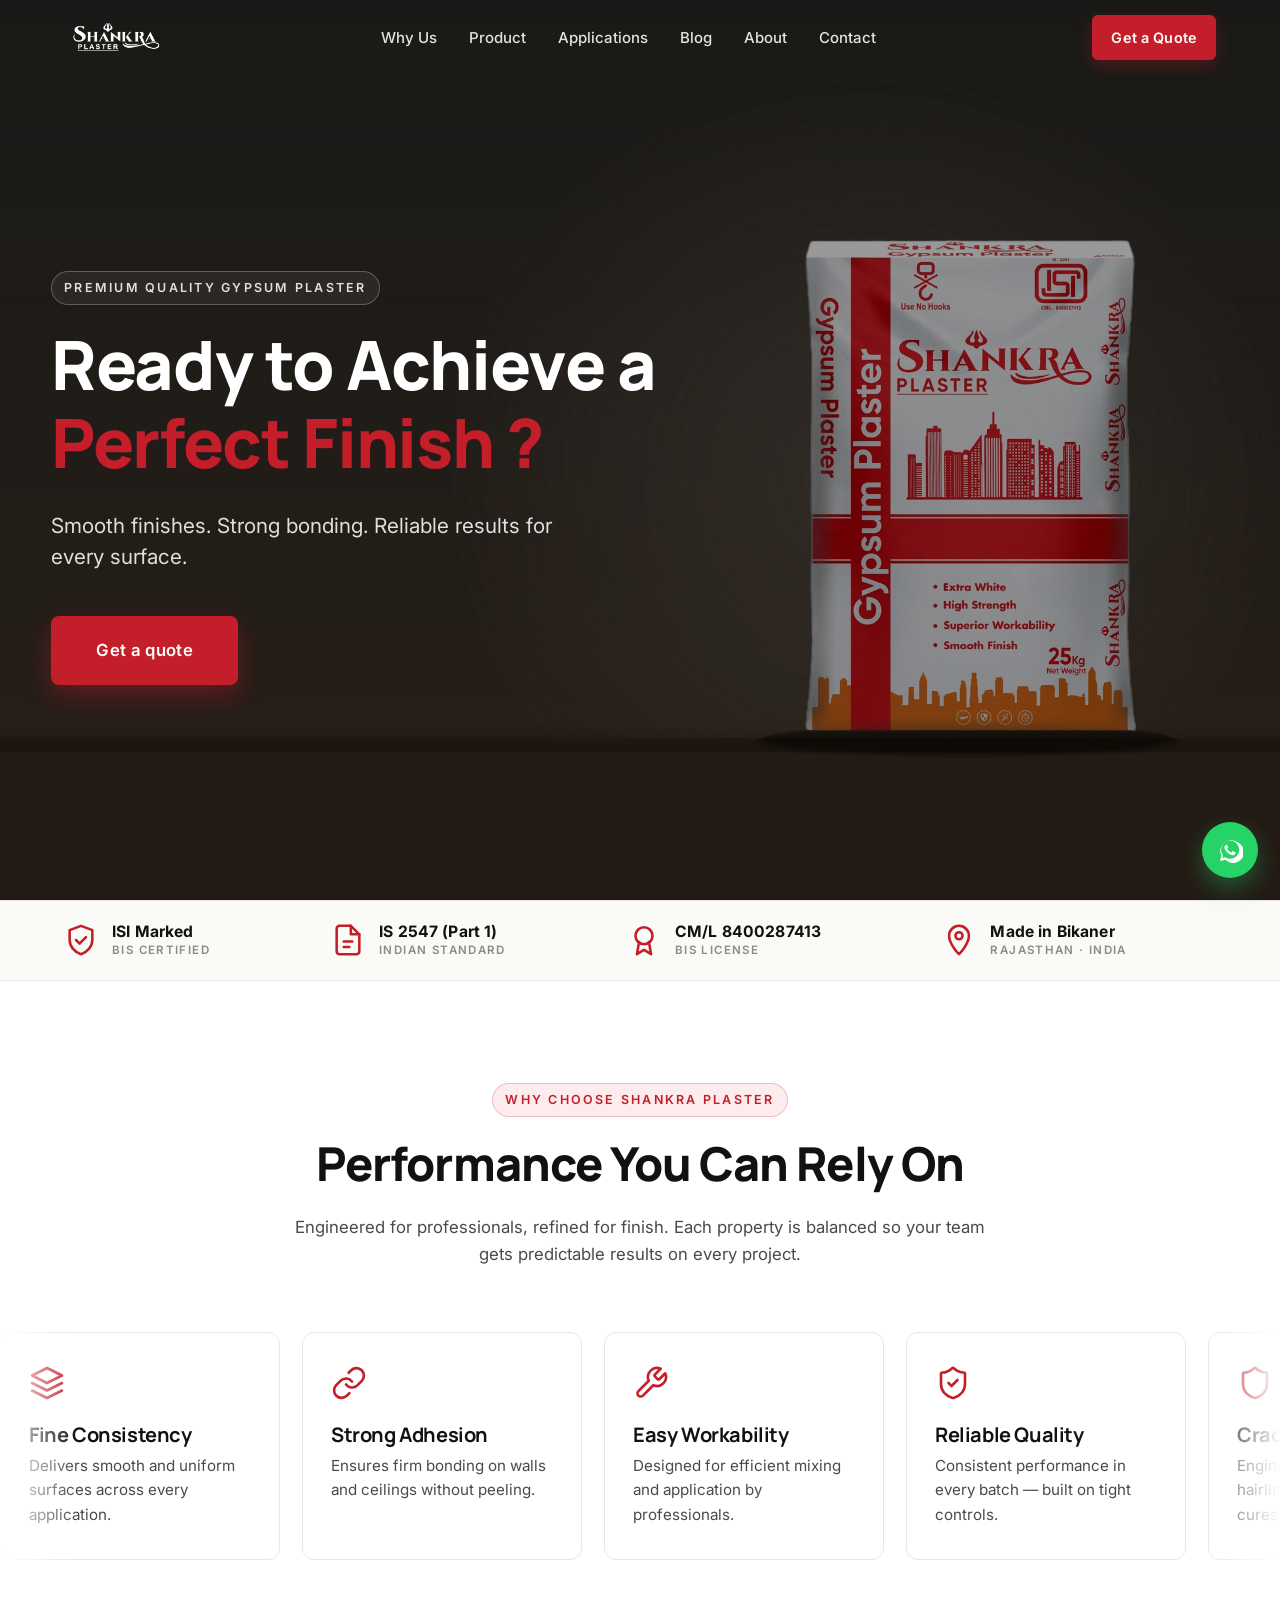
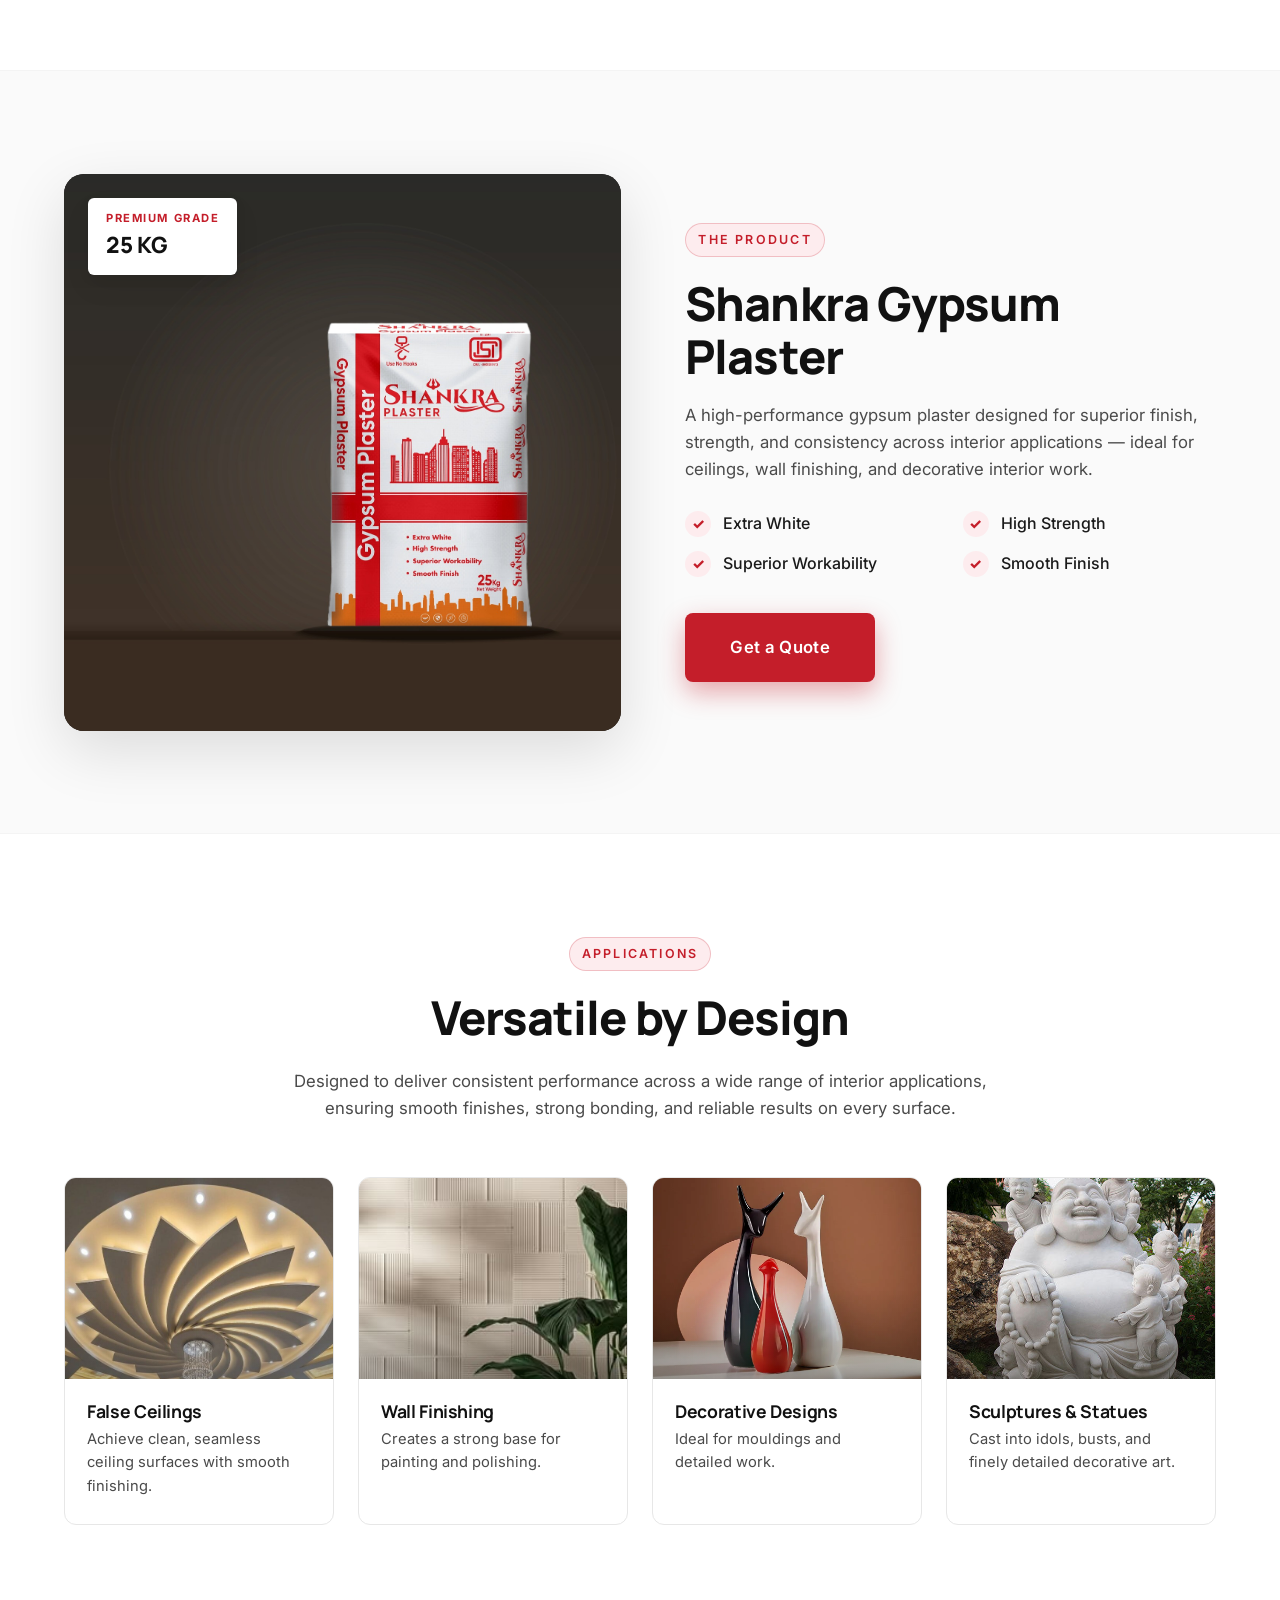
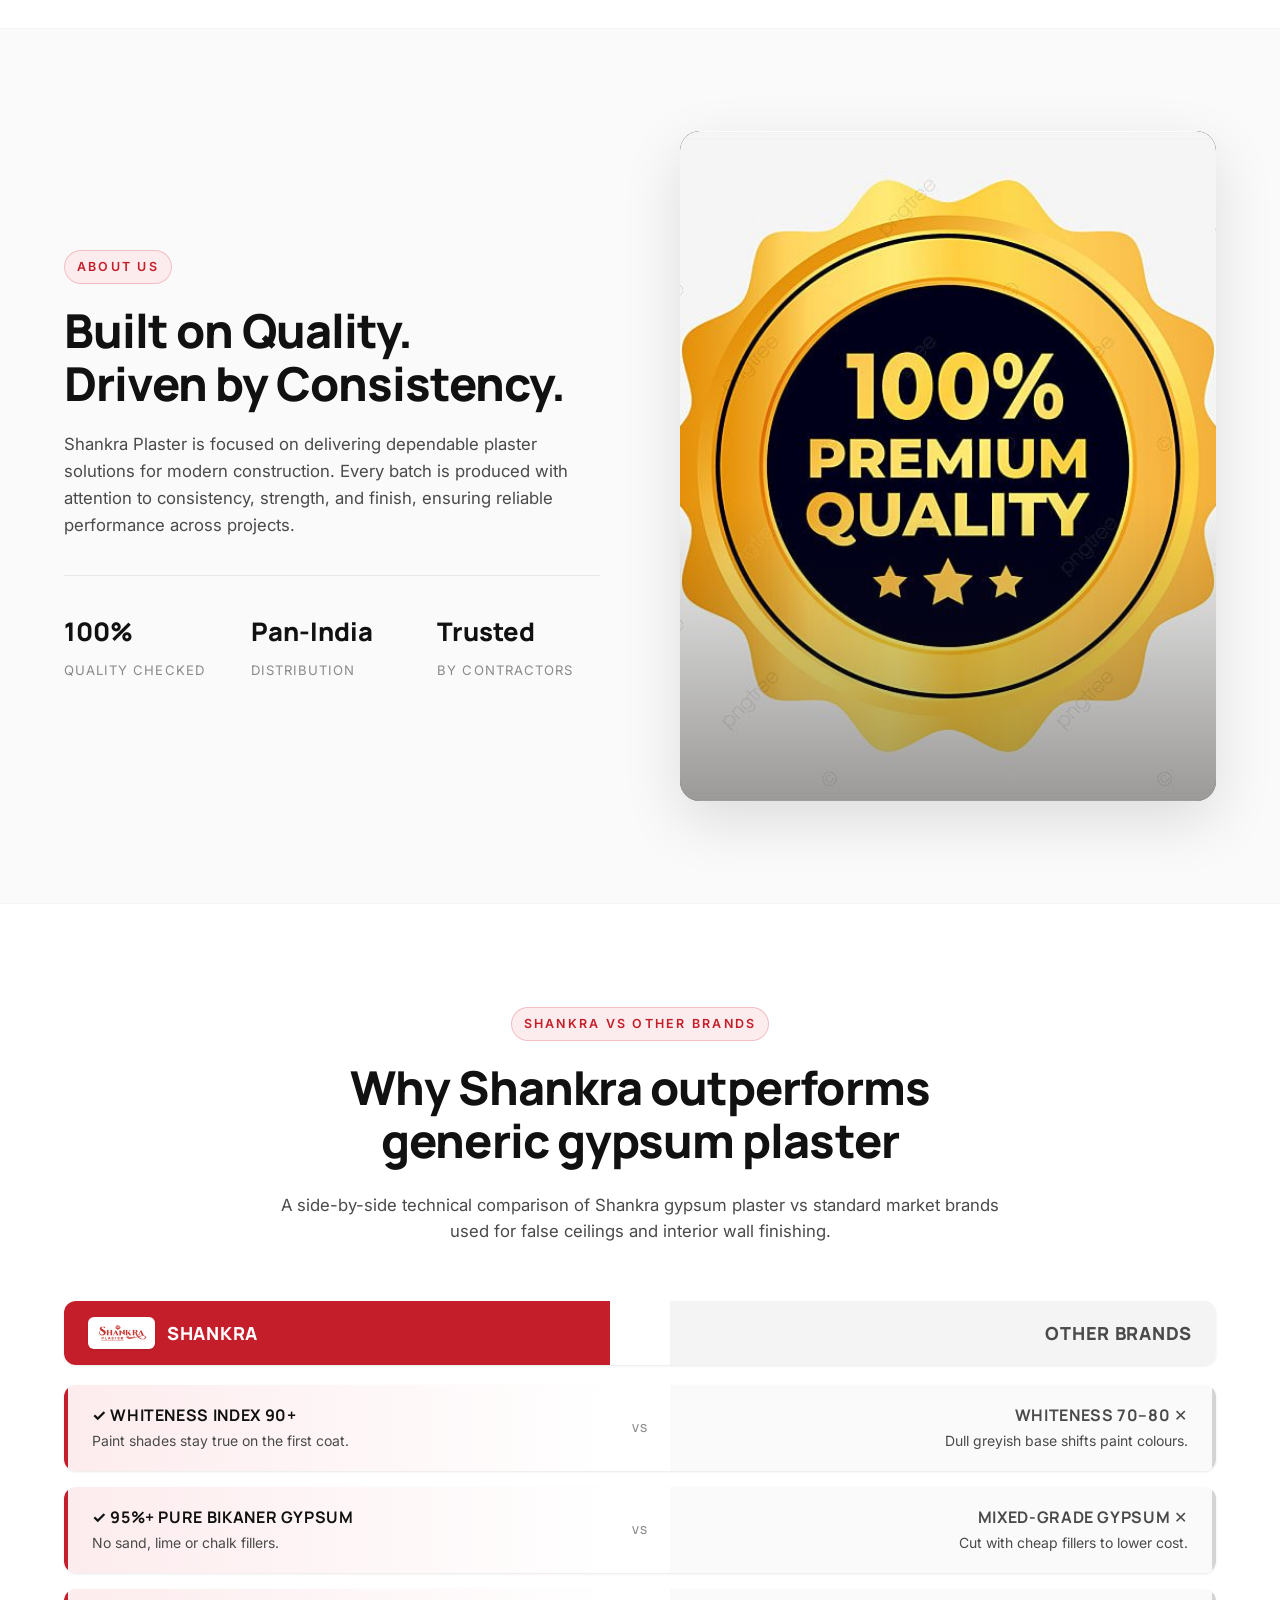
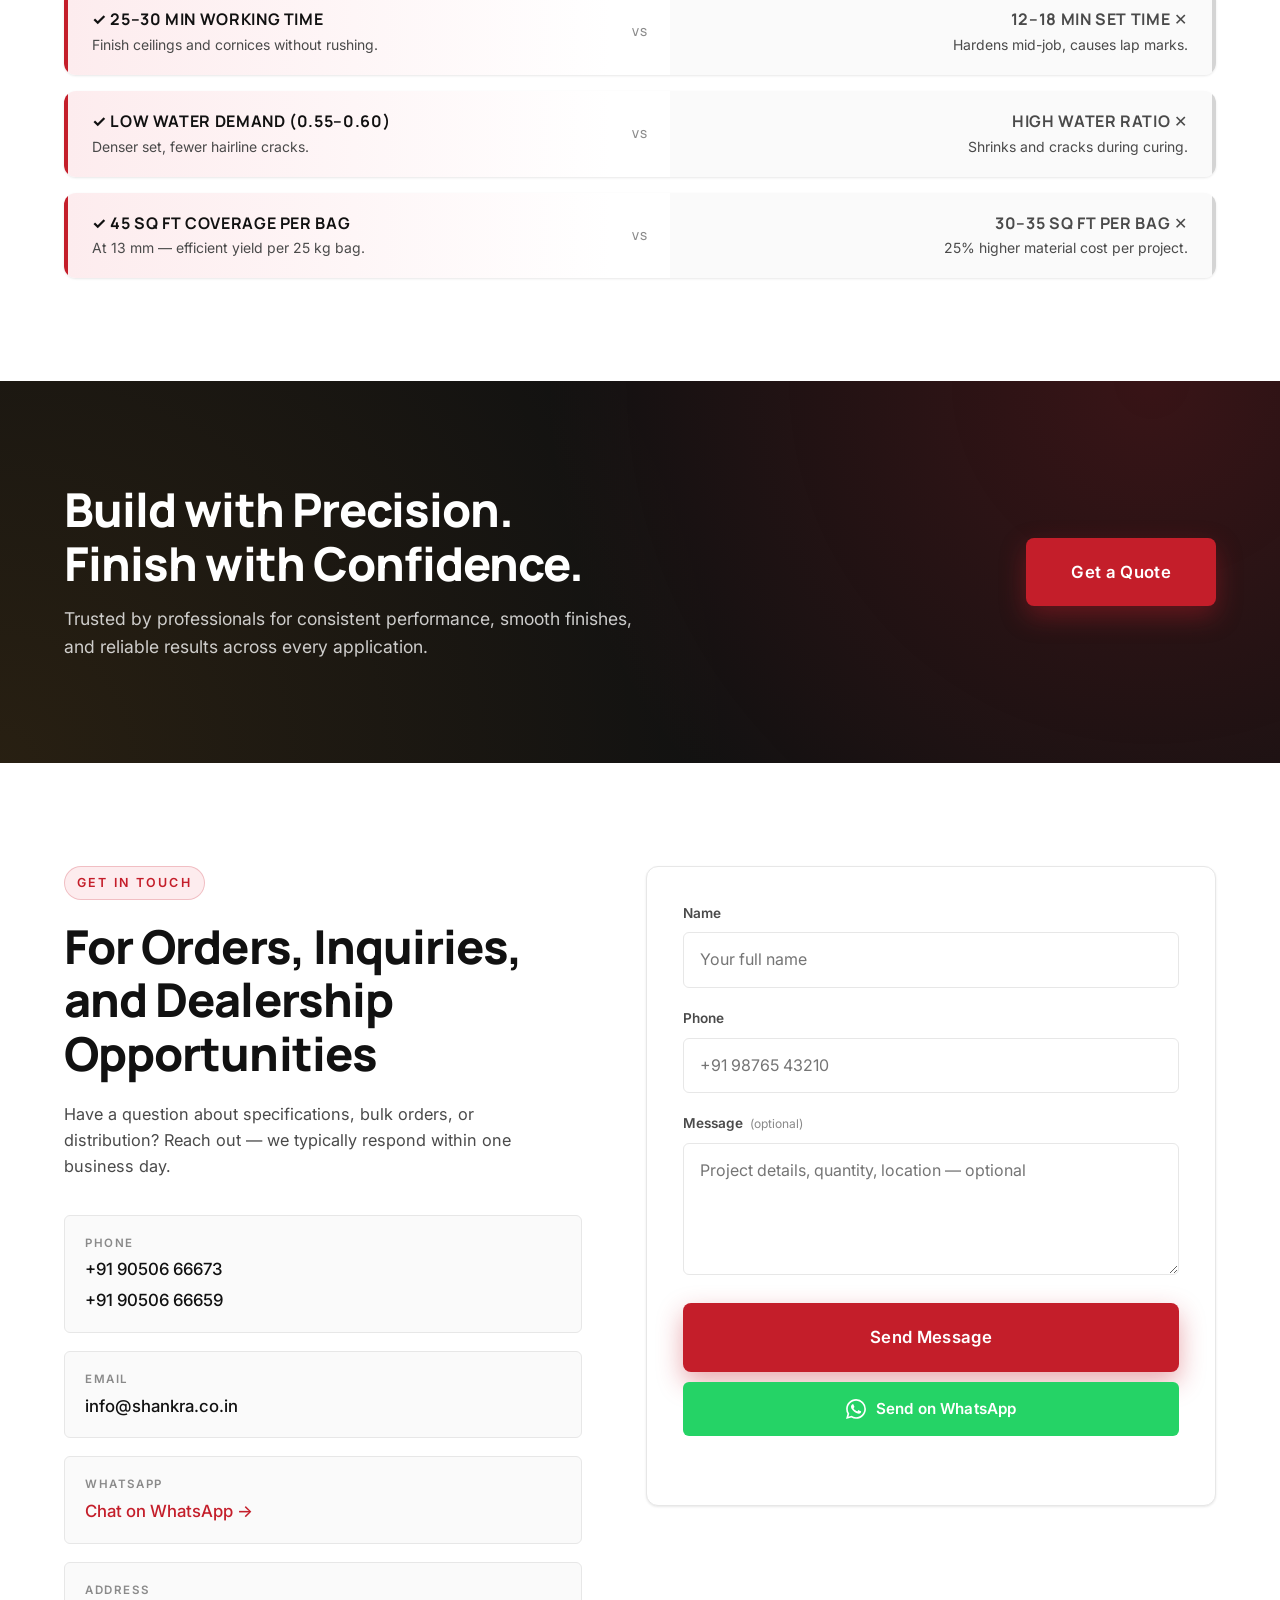
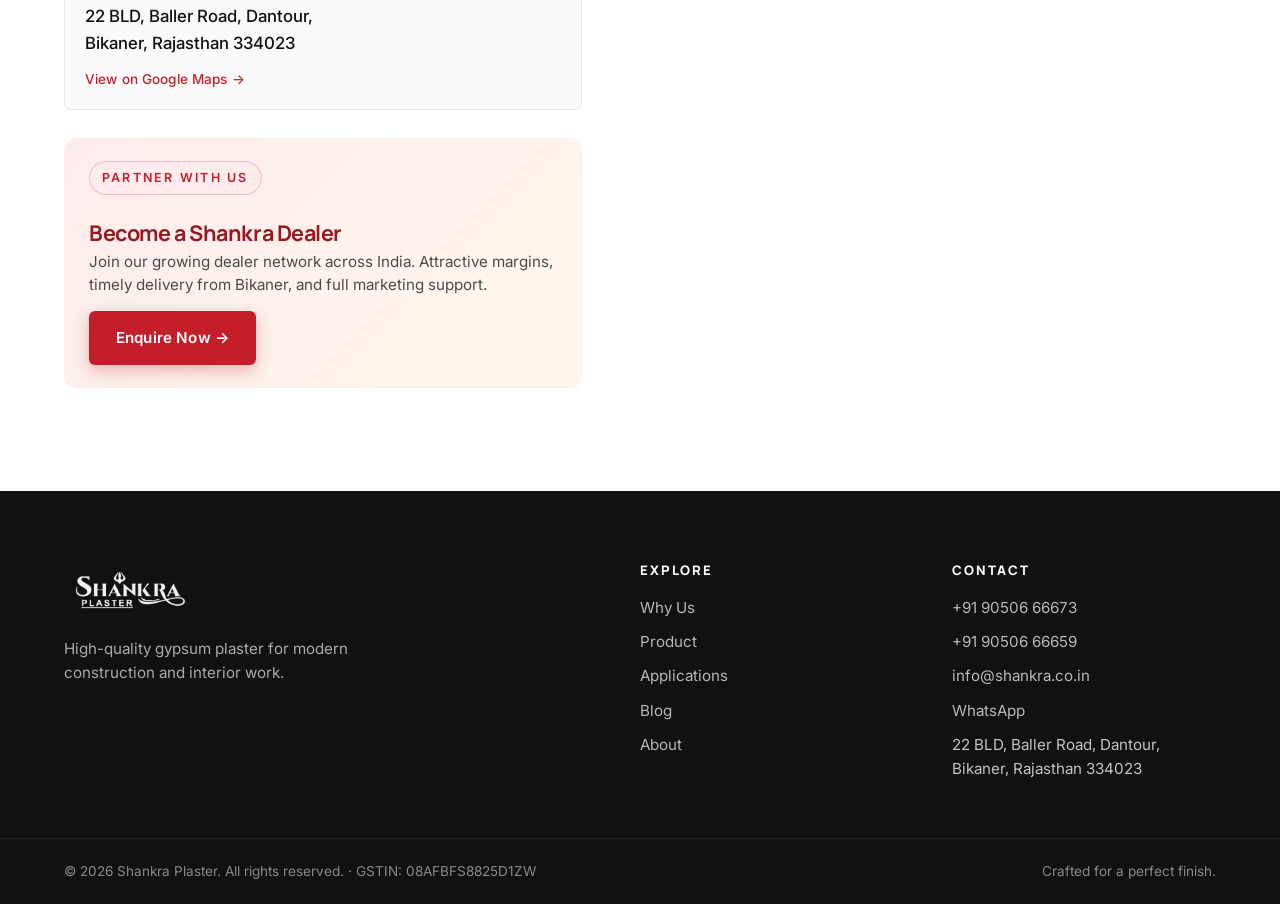
<file: index.html>
<!DOCTYPE html>
<html lang="en">
<head>
  <meta charset="UTF-8" />
  <meta name="viewport" content="width=device-width, initial-scale=1.0" />
  <meta name="description" content="Shankra Plaster — high-quality gypsum plaster and Plaster of Paris for ceilings, wall finishing, and decorative interior work. Manufactured in Bikaner, Rajasthan." />
  <meta name="theme-color" content="#b72e26" />
  <link rel="canonical" href="https://shankra.co.in/" />
  <title>Shankra Plaster — Gypsum Plaster for a Perfect Finish</title>
  <link rel="icon" href="assets/favicon.png" type="image/png" />
  <meta property="og:type" content="website" />
  <meta property="og:title" content="Shankra Plaster — Gypsum Plaster for a Perfect Finish" />
  <meta property="og:description" content="Smooth finishes, strong bonding and reliable gypsum plaster for ceilings, walls and interior finishing." />
  <meta property="og:url" content="https://shankra.co.in/" />
  <meta property="og:image" content="https://shankra.co.in/assets/logo.png" />
  <meta property="og:image:alt" content="Shankra Plaster logo for gypsum and POP finishing" />
  <meta name="twitter:card" content="summary_large_image" />
  <meta name="twitter:title" content="Shankra Plaster — Gypsum Plaster for a Perfect Finish" />
  <meta name="twitter:description" content="Smooth finishes, strong bonding and reliable gypsum plaster for ceilings, walls and interior finishing." />
  <meta name="twitter:image" content="https://shankra.co.in/assets/logo.png" />
  <meta name="twitter:image:alt" content="Shankra Plaster logo for gypsum and POP finishing" />
  <script type="application/ld+json">
  {
    "@context": "https://schema.org",
    "@graph": [
      {
        "@type": "WebSite",
        "@id": "https://shankra.co.in/#website",
        "url": "https://shankra.co.in/",
        "name": "Shankra Plaster",
        "description": "Shankra Plaster — high-quality gypsum plaster and Plaster of Paris for ceilings, wall finishing, and decorative interior work.",
        "publisher": { "@id": "https://shankra.co.in/#organization" },
        "inLanguage": "en-IN"
      },
      {
        "@type": ["LocalBusiness", "Manufacturer", "Organization"],
        "@id": "https://shankra.co.in/#organization",
        "name": "Shankra Plaster",
        "legalName": "Shree Shyam Industries",
        "alternateName": ["Shankra Gypsum Plaster", "Shankra POP", "Shankra"],
        "sameAs": ["https://maps.app.goo.gl/htgGYudLBMMN6byR9"],
        "url": "https://shankra.co.in/",
        "logo": {
          "@type": "ImageObject",
          "url": "https://shankra.co.in/assets/logo.png",
          "width": 2775,
          "height": 1210
        },
        "image": "https://shankra.co.in/assets/logo.png",
        "description": "Bikaner-based manufacturer of premium ISI-marked gypsum plaster (IS 2547 Part 1, CM/L 8400287413). Made from one of India's highest-purity natural gypsum belts. 25 kg bag delivers 90%+ purity, 85%+ whiteness, and a 25-30 minute working window for smooth, crack-free interior finishes.",
        "email": "info@shankra.co.in",
        "telephone": "+919050666673",
        "address": {
          "@type": "PostalAddress",
          "streetAddress": "22 BLD, Baller Road, Dantour",
          "addressLocality": "Bikaner",
          "addressRegion": "Rajasthan",
          "postalCode": "334023",
          "addressCountry": "IN"
        },
        "contactPoint": [
          {
            "@type": "ContactPoint",
            "telephone": "+919050666673",
            "contactType": "sales",
            "areaServed": "IN",
            "availableLanguage": ["en", "hi"]
          },
          {
            "@type": "ContactPoint",
            "telephone": "+919050666659",
            "contactType": "sales",
            "areaServed": "IN",
            "availableLanguage": ["en", "hi"]
          }
        ],
        "areaServed": {
          "@type": "Country",
          "name": "India"
        },
        "openingHoursSpecification": {
          "@type": "OpeningHoursSpecification",
          "dayOfWeek": ["Monday", "Tuesday", "Wednesday", "Thursday", "Friday", "Saturday"],
          "opens": "09:00",
          "closes": "20:00"
        },
        "identifier": {
          "@type": "PropertyValue",
          "propertyID": "GSTIN",
          "value": "08AFBFS8825D1ZW"
        },
        "vatID": "08AFBFS8825D1ZW",
        "hasCredential": {
          "@type": "EducationalOccupationalCredential",
          "credentialCategory": "certification",
          "name": "BIS ISI Certification — IS 2547 (Part 1)",
          "identifier": "CM/L 8400287413",
          "recognizedBy": {
            "@type": "Organization",
            "name": "Bureau of Indian Standards (BIS)",
            "url": "https://www.bis.gov.in/"
          }
        },
        "makesOffer": { "@id": "https://shankra.co.in/#product-gypsum-plaster-25kg" }
      },
      {
        "@type": "Product",
        "@id": "https://shankra.co.in/#product-gypsum-plaster-25kg",
        "name": "Shankra Gypsum Plaster",
        "sku": "SHANKRA-GP-25KG",
        "category": "Building Materials > Gypsum Plaster",
        "brand": { "@id": "https://shankra.co.in/#organization" },
        "manufacturer": { "@id": "https://shankra.co.in/#organization" },
        "image": [
          "https://shankra.co.in/assets/hero-bag.jpg"
        ],
        "description": "Premium ISI-marked gypsum plaster in 25 kg HDPE bag. 90%+ purity, 85%+ whiteness, 25-30 minute working window. Single-coat application, paint-ready in 72 hours. No water curing needed. Coverage ~11 sqm per bag at 11 mm thickness. Conforms to IS 2547 (Part 1).",
        "gtin": "",
        "weight": {
          "@type": "QuantitativeValue",
          "value": 25,
          "unitCode": "KGM"
        },
        "additionalProperty": [
          { "@type": "PropertyValue", "name": "Standard", "value": "IS 2547 (Part 1) — ISI Marked · CM/L 8400287413" },
          { "@type": "PropertyValue", "name": "Purity", "value": "90%+ CaSO4·1/2H2O" },
          { "@type": "PropertyValue", "name": "Whiteness", "value": "85%+" },
          { "@type": "PropertyValue", "name": "Setting time (working window)", "value": "25-30 minutes" },
          { "@type": "PropertyValue", "name": "Fineness", "value": "Passes 200 mesh" },
          { "@type": "PropertyValue", "name": "Coverage", "value": "~11 sqm per bag at 11 mm" },
          { "@type": "PropertyValue", "name": "Application thickness", "value": "10-12 mm (single coat)" },
          { "@type": "PropertyValue", "name": "Shelf life", "value": "6 months from manufacture" }
        ],
        "offers": {
          "@type": "Offer",
          "url": "https://shankra.co.in/#contact",
          "availability": "https://schema.org/InStock",
          "priceCurrency": "INR",
          "seller": { "@id": "https://shankra.co.in/#organization" },
          "areaServed": {
            "@type": "Country",
            "name": "India"
          }
        }
      }
    ]
  }
  </script>

  <link rel="preconnect" href="https://fonts.googleapis.com" />
  <link rel="preconnect" href="https://fonts.gstatic.com" crossorigin />
  <link href="https://fonts.googleapis.com/css2?family=Inter:wght@400;500;600;700;800&family=Manrope:wght@500;600;700;800&display=swap" rel="stylesheet" />

  <link rel="stylesheet" href="styles.css?v=36" />
</head>
<body>

  <!-- ============ HEADER ============ -->
  <header class="site-header" id="siteHeader">
    <div class="container header-inner">
      <a href="#top" class="brand" aria-label="Shankra Plaster home">
        <img src="assets/logo.png" alt="Shankra Plaster" class="brand-logo" />
      </a>

      <nav class="primary-nav" aria-label="Primary">
        <ul>
          <li><a href="#why">Why Us</a></li>
          <li><a href="#product">Product</a></li>
          <li><a href="#applications">Applications</a></li>
          <li><a href="blog/">Blog</a></li>
          <li><a href="#about">About</a></li>
          <li><a href="#contact">Contact</a></li>
        </ul>
      </nav>

      <a href="#contact" class="btn btn-primary btn-sm header-cta">Get a Quote</a>

      <button class="nav-toggle" id="navToggle" aria-label="Toggle navigation" aria-expanded="false">
        <span></span><span></span><span></span>
      </button>
    </div>

    <div class="mobile-nav" id="mobileNav" hidden>
      <ul>
        <li><a href="#why">Why Us</a></li>
        <li><a href="#product">Product</a></li>
        <li><a href="#applications">Applications</a></li>
        <li><a href="blog/">Blog</a></li>
        <li><a href="#about">About</a></li>
        <li><a href="#contact">Contact</a></li>
        <li><a href="#contact" class="btn btn-primary btn-block">Get a Quote</a></li>
      </ul>
    </div>
  </header>

  <main id="top">

    <!-- ============ HERO ============ -->
    <section class="hero">
      <div class="hero-media" aria-hidden="true">
        <img src="assets/hero-bag.jpg" alt="" />
        <div class="hero-overlay"></div>
      </div>

      <div class="container hero-content">
        <span class="eyebrow">Premium Quality Gypsum Plaster</span>
        <h1>Ready to Achieve a<br /><span class="accent-text">Perfect Finish&nbsp;?</span></h1>
        <p class="lede">Smooth finishes. Strong bonding. Reliable results for every surface.</p>
        <div class="hero-actions">
          <a href="#contact" class="btn btn-primary btn-hero">Get a quote</a>
        </div>
      </div>
    </section>

    <!-- ============ CREDENTIALS STRIP ============ -->
    <section class="credentials-strip" aria-label="Certifications and origin">
      <div class="container credentials-inner">

        <div class="credential-item">
          <svg class="credential-icon" viewBox="0 0 24 24" fill="none" stroke="currentColor" stroke-width="1.8" stroke-linecap="round" stroke-linejoin="round" aria-hidden="true">
            <path d="M12 2 4 5v7c0 4.4 3.3 8.5 8 10 4.7-1.5 8-5.6 8-10V5l-8-3z"/>
            <path d="m8.5 12 2.5 2.5L15.5 10"/>
          </svg>
          <div class="credential-text">
            <span class="credential-title">ISI Marked</span>
            <span class="credential-sub">BIS Certified</span>
          </div>
        </div>

        <div class="credential-item">
          <svg class="credential-icon" viewBox="0 0 24 24" fill="none" stroke="currentColor" stroke-width="1.8" stroke-linecap="round" stroke-linejoin="round" aria-hidden="true">
            <path d="M14 2H6a2 2 0 0 0-2 2v16a2 2 0 0 0 2 2h12a2 2 0 0 0 2-2V8z"/>
            <path d="M14 2v6h6"/>
            <path d="M9 13h6"/>
            <path d="M9 17h4"/>
          </svg>
          <div class="credential-text">
            <span class="credential-title">IS 2547 (Part 1)</span>
            <span class="credential-sub">Indian Standard</span>
          </div>
        </div>

        <div class="credential-item">
          <svg class="credential-icon" viewBox="0 0 24 24" fill="none" stroke="currentColor" stroke-width="1.8" stroke-linecap="round" stroke-linejoin="round" aria-hidden="true">
            <circle cx="12" cy="9" r="6"/>
            <path d="M8.5 13.5 7 22l5-3 5 3-1.5-8.5"/>
          </svg>
          <div class="credential-text">
            <span class="credential-title">CM/L 8400287413</span>
            <span class="credential-sub">BIS License</span>
          </div>
        </div>

        <div class="credential-item">
          <svg class="credential-icon" viewBox="0 0 24 24" fill="none" stroke="currentColor" stroke-width="1.8" stroke-linecap="round" stroke-linejoin="round" aria-hidden="true">
            <path d="M12 22s7-7 7-13a7 7 0 0 0-14 0c0 6 7 13 7 13z"/>
            <circle cx="12" cy="9" r="2.5"/>
          </svg>
          <div class="credential-text">
            <span class="credential-title">Made in Bikaner</span>
            <span class="credential-sub">Rajasthan · India</span>
          </div>
        </div>

      </div>
    </section>

    <!-- ============ WHY CHOOSE ============ -->
    <section class="section" id="why">
      <div class="container">
        <header class="section-head">
          <span class="eyebrow eyebrow-dark">Why Choose Shankra Plaster</span>
          <h2>Performance You Can Rely On</h2>
          <p class="section-sub">
            Engineered for professionals, refined for finish. Each property is balanced
            so your team gets predictable results on every project.
          </p>
        </header>

        <div class="features-marquee" aria-label="Reasons to choose Shankra Plaster">
          <div class="features-track">
            <article class="feature-card">
              <div class="feature-icon"><svg viewBox="0 0 24 24" fill="none" stroke="currentColor" stroke-linecap="round" stroke-linejoin="round" aria-hidden="true"><path d="M12 2 2 7l10 5 10-5-10-5z"/><path d="M2 12l10 5 10-5"/><path d="M2 17l10 5 10-5"/></svg></div>
              <h3>Fine Consistency</h3>
              <p>Delivers smooth and uniform surfaces across every application.</p>
            </article>
            <article class="feature-card">
              <div class="feature-icon"><svg viewBox="0 0 24 24" fill="none" stroke="currentColor" stroke-linecap="round" stroke-linejoin="round" aria-hidden="true"><path d="M10 13a5 5 0 0 0 7.54.54l3-3a5 5 0 0 0-7.07-7.07l-1.72 1.72"/><path d="M14 11a5 5 0 0 0-7.54-.54l-3 3a5 5 0 0 0 7.07 7.07l1.72-1.72"/></svg></div>
              <h3>Strong Adhesion</h3>
              <p>Ensures firm bonding on walls and ceilings without peeling.</p>
            </article>
            <article class="feature-card">
              <div class="feature-icon"><svg viewBox="0 0 24 24" fill="none" stroke="currentColor" stroke-linecap="round" stroke-linejoin="round" aria-hidden="true"><path d="M14.7 6.3a1 1 0 0 0 0 1.4l1.6 1.6a1 1 0 0 0 1.4 0l3.77-3.77a6 6 0 0 1-7.94 7.94l-6.91 6.91a2.12 2.12 0 0 1-3-3l6.91-6.91a6 6 0 0 1 7.94-7.94l-3.76 3.76z"/></svg></div>
              <h3>Easy Workability</h3>
              <p>Designed for efficient mixing and application by professionals.</p>
            </article>
            <article class="feature-card">
              <div class="feature-icon"><svg viewBox="0 0 24 24" fill="none" stroke="currentColor" stroke-linecap="round" stroke-linejoin="round" aria-hidden="true"><path d="M20 13c0 5-3.5 7.5-7.66 8.95a1 1 0 0 1-.67-.01C7.5 20.5 4 18 4 13V6a1 1 0 0 1 1-1c2 0 4.5-1.2 6.24-2.72a1.17 1.17 0 0 1 1.52 0C14.51 3.81 17 5 19 5a1 1 0 0 1 1 1z"/><path d="m9 12 2 2 4-4"/></svg></div>
              <h3>Reliable Quality</h3>
              <p>Consistent performance in every batch — built on tight controls.</p>
            </article>
            <article class="feature-card">
              <div class="feature-icon"><svg viewBox="0 0 24 24" fill="none" stroke="currentColor" stroke-linecap="round" stroke-linejoin="round" aria-hidden="true"><path d="M20 13c0 5-3.5 7.5-7.66 8.95a1 1 0 0 1-.67-.01C7.5 20.5 4 18 4 13V6a1 1 0 0 1 1-1c2 0 4.5-1.2 6.24-2.72a1.17 1.17 0 0 1 1.52 0C14.51 3.81 17 5 19 5a1 1 0 0 1 1 1z"/></svg></div>
              <h3>Crack Resistance</h3>
              <p>Engineered to minimise hairline cracks as the surface cures.</p>
            </article>
            <article class="feature-card">
              <div class="feature-icon"><svg viewBox="0 0 24 24" fill="none" stroke="currentColor" stroke-linecap="round" stroke-linejoin="round" aria-hidden="true"><line x1="10" y1="2" x2="14" y2="2"/><line x1="12" y1="14" x2="15" y2="11"/><circle cx="12" cy="14" r="8"/></svg></div>
              <h3>Quick Setting</h3>
              <p>Optimised setting time helps teams finish faster on site.</p>
            </article>
            <article class="feature-card">
              <div class="feature-icon"><svg viewBox="0 0 24 24" fill="none" stroke="currentColor" stroke-linecap="round" stroke-linejoin="round" aria-hidden="true"><path d="m12 3 2 6 6 2-6 2-2 6-2-6-6-2 6-2z"/></svg></div>
              <h3>Extra Whiteness</h3>
              <p>High-purity gypsum gives a brighter, cleaner base for paint.</p>
            </article>
            <article class="feature-card">
              <div class="feature-icon"><svg viewBox="0 0 24 24" fill="none" stroke="currentColor" stroke-linecap="round" stroke-linejoin="round" aria-hidden="true"><path d="M21 16V8a2 2 0 0 0-1-1.73l-7-4a2 2 0 0 0-2 0l-7 4A2 2 0 0 0 3 8v8a2 2 0 0 0 1 1.73l7 4a2 2 0 0 0 2 0l7-4A2 2 0 0 0 21 16z"/><polyline points="3.27 6.96 12 12.01 20.73 6.96"/><line x1="12" y1="22.08" x2="12" y2="12"/></svg></div>
              <h3>Low Wastage</h3>
              <p>Excellent coverage means more square feet per bag.</p>
            </article>
            <article class="feature-card">
              <div class="feature-icon"><svg viewBox="0 0 24 24" fill="none" stroke="currentColor" stroke-linecap="round" stroke-linejoin="round" aria-hidden="true"><path d="M11 20A7 7 0 0 1 9.8 6.1C15.5 5 17 4.48 19.8 2c1.2 1.5 4 8 .9 13.1A7 7 0 0 1 11 20z"/><path d="M2 22c1-3 2.5-5 4.5-7"/></svg></div>
              <h3>Eco-Friendly</h3>
              <p>Non-toxic, sand-free formulation that's safer for interiors.</p>
            </article>
            <article class="feature-card">
              <div class="feature-icon"><svg viewBox="0 0 24 24" fill="none" stroke="currentColor" stroke-linecap="round" stroke-linejoin="round" aria-hidden="true"><path d="M3 7c2-2 4-2 6 0s4 2 6 0 4-2 6 0"/><path d="M3 12c2-2 4-2 6 0s4 2 6 0 4-2 6 0"/><path d="M3 17c2-2 4-2 6 0s4 2 6 0 4-2 6 0"/></svg></div>
              <h3>Smooth Finish</h3>
              <p>A polished, paint-ready surface — no extra putty needed.</p>
            </article>

            <!-- Duplicate set for seamless looping (aria-hidden so SR doesn't repeat) -->
            <article class="feature-card" aria-hidden="true">
              <div class="feature-icon"><svg viewBox="0 0 24 24" fill="none" stroke="currentColor" stroke-linecap="round" stroke-linejoin="round" aria-hidden="true"><path d="M12 2 2 7l10 5 10-5-10-5z"/><path d="M2 12l10 5 10-5"/><path d="M2 17l10 5 10-5"/></svg></div>
              <h3>Fine Consistency</h3>
              <p>Delivers smooth and uniform surfaces across every application.</p>
            </article>
            <article class="feature-card" aria-hidden="true">
              <div class="feature-icon"><svg viewBox="0 0 24 24" fill="none" stroke="currentColor" stroke-linecap="round" stroke-linejoin="round" aria-hidden="true"><path d="M10 13a5 5 0 0 0 7.54.54l3-3a5 5 0 0 0-7.07-7.07l-1.72 1.72"/><path d="M14 11a5 5 0 0 0-7.54-.54l-3 3a5 5 0 0 0 7.07 7.07l1.72-1.72"/></svg></div>
              <h3>Strong Adhesion</h3>
              <p>Ensures firm bonding on walls and ceilings without peeling.</p>
            </article>
            <article class="feature-card" aria-hidden="true">
              <div class="feature-icon"><svg viewBox="0 0 24 24" fill="none" stroke="currentColor" stroke-linecap="round" stroke-linejoin="round" aria-hidden="true"><path d="M14.7 6.3a1 1 0 0 0 0 1.4l1.6 1.6a1 1 0 0 0 1.4 0l3.77-3.77a6 6 0 0 1-7.94 7.94l-6.91 6.91a2.12 2.12 0 0 1-3-3l6.91-6.91a6 6 0 0 1 7.94-7.94l-3.76 3.76z"/></svg></div>
              <h3>Easy Workability</h3>
              <p>Designed for efficient mixing and application by professionals.</p>
            </article>
            <article class="feature-card" aria-hidden="true">
              <div class="feature-icon"><svg viewBox="0 0 24 24" fill="none" stroke="currentColor" stroke-linecap="round" stroke-linejoin="round" aria-hidden="true"><path d="M20 13c0 5-3.5 7.5-7.66 8.95a1 1 0 0 1-.67-.01C7.5 20.5 4 18 4 13V6a1 1 0 0 1 1-1c2 0 4.5-1.2 6.24-2.72a1.17 1.17 0 0 1 1.52 0C14.51 3.81 17 5 19 5a1 1 0 0 1 1 1z"/><path d="m9 12 2 2 4-4"/></svg></div>
              <h3>Reliable Quality</h3>
              <p>Consistent performance in every batch — built on tight controls.</p>
            </article>
            <article class="feature-card" aria-hidden="true">
              <div class="feature-icon"><svg viewBox="0 0 24 24" fill="none" stroke="currentColor" stroke-linecap="round" stroke-linejoin="round" aria-hidden="true"><path d="M20 13c0 5-3.5 7.5-7.66 8.95a1 1 0 0 1-.67-.01C7.5 20.5 4 18 4 13V6a1 1 0 0 1 1-1c2 0 4.5-1.2 6.24-2.72a1.17 1.17 0 0 1 1.52 0C14.51 3.81 17 5 19 5a1 1 0 0 1 1 1z"/></svg></div>
              <h3>Crack Resistance</h3>
              <p>Engineered to minimise hairline cracks as the surface cures.</p>
            </article>
            <article class="feature-card" aria-hidden="true">
              <div class="feature-icon"><svg viewBox="0 0 24 24" fill="none" stroke="currentColor" stroke-linecap="round" stroke-linejoin="round" aria-hidden="true"><line x1="10" y1="2" x2="14" y2="2"/><line x1="12" y1="14" x2="15" y2="11"/><circle cx="12" cy="14" r="8"/></svg></div>
              <h3>Quick Setting</h3>
              <p>Optimised setting time helps teams finish faster on site.</p>
            </article>
            <article class="feature-card" aria-hidden="true">
              <div class="feature-icon"><svg viewBox="0 0 24 24" fill="none" stroke="currentColor" stroke-linecap="round" stroke-linejoin="round" aria-hidden="true"><path d="m12 3 2 6 6 2-6 2-2 6-2-6-6-2 6-2z"/></svg></div>
              <h3>Extra Whiteness</h3>
              <p>High-purity gypsum gives a brighter, cleaner base for paint.</p>
            </article>
            <article class="feature-card" aria-hidden="true">
              <div class="feature-icon"><svg viewBox="0 0 24 24" fill="none" stroke="currentColor" stroke-linecap="round" stroke-linejoin="round" aria-hidden="true"><path d="M21 16V8a2 2 0 0 0-1-1.73l-7-4a2 2 0 0 0-2 0l-7 4A2 2 0 0 0 3 8v8a2 2 0 0 0 1 1.73l7 4a2 2 0 0 0 2 0l7-4A2 2 0 0 0 21 16z"/><polyline points="3.27 6.96 12 12.01 20.73 6.96"/><line x1="12" y1="22.08" x2="12" y2="12"/></svg></div>
              <h3>Low Wastage</h3>
              <p>Excellent coverage means more square feet per bag.</p>
            </article>
            <article class="feature-card" aria-hidden="true">
              <div class="feature-icon"><svg viewBox="0 0 24 24" fill="none" stroke="currentColor" stroke-linecap="round" stroke-linejoin="round" aria-hidden="true"><path d="M11 20A7 7 0 0 1 9.8 6.1C15.5 5 17 4.48 19.8 2c1.2 1.5 4 8 .9 13.1A7 7 0 0 1 11 20z"/><path d="M2 22c1-3 2.5-5 4.5-7"/></svg></div>
              <h3>Eco-Friendly</h3>
              <p>Non-toxic, sand-free formulation that's safer for interiors.</p>
            </article>
            <article class="feature-card" aria-hidden="true">
              <div class="feature-icon"><svg viewBox="0 0 24 24" fill="none" stroke="currentColor" stroke-linecap="round" stroke-linejoin="round" aria-hidden="true"><path d="M3 7c2-2 4-2 6 0s4 2 6 0 4-2 6 0"/><path d="M3 12c2-2 4-2 6 0s4 2 6 0 4-2 6 0"/><path d="M3 17c2-2 4-2 6 0s4 2 6 0 4-2 6 0"/></svg></div>
              <h3>Smooth Finish</h3>
              <p>A polished, paint-ready surface — no extra putty needed.</p>
            </article>
          </div>
        </div>
      </div>
    </section>
    <!-- ============ PRODUCT ============ -->
    <section class="section section-alt" id="product">
      <div class="container product-grid">
        <div class="product-media">
          <img src="assets/hero-bag.jpg" alt="25kg bag of Shankra Gypsum Plaster" />
          <div class="product-badge">
            <span>Premium Grade</span>
            <strong>25 KG</strong>
          </div>
        </div>

        <div class="product-content">
          <span class="eyebrow eyebrow-dark">The Product</span>
          <h2>Shankra Gypsum Plaster</h2>
          <p>
            A high-performance gypsum plaster designed for superior finish, strength,
            and consistency across interior applications — ideal for ceilings, wall
            finishing, and decorative interior work.
          </p>

          <ul class="check-list">
            <li><span class="check">✓</span> Extra White</li>
            <li><span class="check">✓</span> High Strength</li>
            <li><span class="check">✓</span> Superior Workability</li>
            <li><span class="check">✓</span> Smooth Finish</li>
          </ul>

          <a href="#contact" class="btn btn-primary btn-hero">Get a Quote</a>
        </div>
      </div>
    </section>

    <!-- ============ APPLICATIONS ============ -->
    <section class="section" id="applications">
      <div class="container">
        <header class="section-head">
          <span class="eyebrow eyebrow-dark">Applications</span>
          <h2>Versatile by Design</h2>
          <p class="section-sub">
            Designed to deliver consistent performance across a wide range of interior
            applications, ensuring smooth finishes, strong bonding, and reliable results
            on every surface.
          </p>
        </header>

        <div class="applications-grid">
          <article class="app-card">
            <div class="app-media">
              <img
                src="assets/applications/ceiling.jpg"
                onerror="this.onerror=null; this.src='https://images.unsplash.com/photo-1503387762-592deb58ef4e?auto=format&fit=crop&w=900&q=80'"
                alt="Plaster ceiling installation in progress on a construction site" />
            </div>
            <div class="app-body">
              <h3>False Ceilings</h3>
              <p>Achieve clean, seamless ceiling surfaces with smooth finishing.</p>
            </div>
          </article>

          <article class="app-card">
            <div class="app-media">
              <img
                src="assets/applications/wall.jpg"
                onerror="this.onerror=null; this.src='https://images.unsplash.com/photo-1607400201515-c2c41c07d307?auto=format&fit=crop&w=900&q=80'"
                alt="Tradesman applying a smooth coat of plaster to a wall with a steel trowel" />
            </div>
            <div class="app-body">
              <h3>Wall Finishing</h3>
              <p>Creates a strong base for painting and polishing.</p>
            </div>
          </article>

          <article class="app-card">
            <div class="app-media">
              <img
                src="assets/applications/decorative.webp"
                onerror="this.onerror=null; this.src='https://images.unsplash.com/photo-1615873968403-89e068629265?auto=format&fit=crop&w=900&q=80'"
                alt="Close-up of decorative plaster cornice and moulding detail" />
            </div>
            <div class="app-body">
              <h3>Decorative Designs</h3>
              <p>Ideal for mouldings and detailed work.</p>
            </div>
          </article>

          <article class="app-card">
            <div class="app-media">
              <img
                src="assets/applications/sculptures.jpg"
                onerror="this.onerror=null; this.src='https://images.unsplash.com/photo-1581094288338-2314dddb7ece?auto=format&fit=crop&w=900&q=80'"
                alt="Hand-cast plaster sculpture with intricate carved detail" />
            </div>
            <div class="app-body">
              <h3>Sculptures &amp; Statues</h3>
              <p>Cast into idols, busts, and finely detailed decorative art.</p>
            </div>
          </article>
        </div>
      </div>
    </section>

    <!-- ============ ABOUT ============ -->
    <section class="section section-alt" id="about">
      <div class="container about-grid">
        <div class="about-content">
          <span class="eyebrow eyebrow-dark">About Us</span>
          <h2>Built on Quality.<br />Driven by Consistency.</h2>
          <p>
            Shankra Plaster is focused on delivering dependable plaster solutions for
            modern construction. Every batch is produced with attention to consistency,
            strength, and finish, ensuring reliable performance across projects.
          </p>

          <div class="stats">
            <div class="stat">
              <strong>100%</strong>
              <span>Quality Checked</span>
            </div>
            <div class="stat">
              <strong>Pan-India</strong>
              <span>Distribution</span>
            </div>
            <div class="stat">
              <strong>Trusted</strong>
              <span>by Contractors</span>
            </div>
          </div>
        </div>

        <div class="about-media">
          <img
            src="assets/about.jpg"
            onerror="this.onerror=null; this.src='https://images.unsplash.com/photo-1565008447742-97f6f38c985c?auto=format&fit=crop&w=1200&q=80'"
            alt="Industrial plaster manufacturing — bagging line and quality-checked output" />
        </div>
      </div>
    </section>

    <!-- ============ COMPARISON ============ -->
    <section class="section" id="comparison">
      <div class="container">
        <header class="section-head">
          <span class="eyebrow eyebrow-dark">Shankra vs Other Brands</span>
          <h2>Why Shankra outperforms generic gypsum plaster</h2>
          <p class="section-sub">
            A side-by-side technical comparison of Shankra gypsum plaster vs standard market brands used for false ceilings and interior wall finishing.
          </p>
        </header>

        <div class="cmp-vs" aria-label="Shankra vs Other Brands comparison">
          <div class="cmp-vs-header">
            <div class="cmp-vs-header-side cmp-vs-header-win">
              <img src="assets/logo.png" alt="Shankra Plaster logo" class="cmp-vs-header-logo" />
              <span>Shankra</span>
            </div>
            <div class="cmp-vs-header-spacer" aria-hidden="true"></div>
            <div class="cmp-vs-header-side cmp-vs-header-lose">Other Brands</div>
          </div>

          <div class="cmp-vs-row">
            <div class="cmp-vs-side cmp-vs-win">
              <h4>&#10003; Whiteness index 90+</h4>
              <p>Paint shades stay true on the first coat.</p>
            </div>
            <div class="cmp-vs-badge" aria-hidden="true">VS</div>
            <div class="cmp-vs-side cmp-vs-lose">
              <h4>Whiteness 70&ndash;80 &#10005;</h4>
              <p>Dull greyish base shifts paint colours.</p>
            </div>
          </div>

          <div class="cmp-vs-row">
            <div class="cmp-vs-side cmp-vs-win">
              <h4>&#10003; 95%+ pure Bikaner gypsum</h4>
              <p>No sand, lime or chalk fillers.</p>
            </div>
            <div class="cmp-vs-badge" aria-hidden="true">VS</div>
            <div class="cmp-vs-side cmp-vs-lose">
              <h4>Mixed-grade gypsum &#10005;</h4>
              <p>Cut with cheap fillers to lower cost.</p>
            </div>
          </div>

          <div class="cmp-vs-row">
            <div class="cmp-vs-side cmp-vs-win">
              <h4>&#10003; 25&ndash;30 min working time</h4>
              <p>Finish ceilings and cornices without rushing.</p>
            </div>
            <div class="cmp-vs-badge" aria-hidden="true">VS</div>
            <div class="cmp-vs-side cmp-vs-lose">
              <h4>12&ndash;18 min set time &#10005;</h4>
              <p>Hardens mid-job, causes lap marks.</p>
            </div>
          </div>

          <div class="cmp-vs-row">
            <div class="cmp-vs-side cmp-vs-win">
              <h4>&#10003; Low water demand (0.55&ndash;0.60)</h4>
              <p>Denser set, fewer hairline cracks.</p>
            </div>
            <div class="cmp-vs-badge" aria-hidden="true">VS</div>
            <div class="cmp-vs-side cmp-vs-lose">
              <h4>High water ratio &#10005;</h4>
              <p>Shrinks and cracks during curing.</p>
            </div>
          </div>

          <div class="cmp-vs-row">
            <div class="cmp-vs-side cmp-vs-win">
              <h4>&#10003; 45 sq ft coverage per bag</h4>
              <p>At 13 mm &mdash; efficient yield per 25 kg bag.</p>
            </div>
            <div class="cmp-vs-badge" aria-hidden="true">VS</div>
            <div class="cmp-vs-side cmp-vs-lose">
              <h4>30&ndash;35 sq ft per bag &#10005;</h4>
              <p>25% higher material cost per project.</p>
            </div>
          </div>
        </div>
      </div>
    </section>

    <!-- ============ CTA BANNER ============ -->
    <section class="cta-banner">
      <div class="container cta-inner">
        <div class="cta-text">
          <h2>Build with Precision.<br />Finish with Confidence.</h2>
          <p class="cta-sub">
            Trusted by professionals for consistent performance, smooth finishes,
            and reliable results across every application.
          </p>
        </div>
        <a href="#contact" class="btn btn-primary btn-hero">Get a Quote</a>
      </div>
    </section>

    <!-- ============ CONTACT ============ -->
    <section class="section" id="contact">
      <div class="container contact-grid">
        <div class="contact-info">
          <span class="eyebrow eyebrow-dark">Get in Touch</span>
          <h2>For Orders, Inquiries, and Dealership Opportunities</h2>
          <p>
            Have a question about specifications, bulk orders, or distribution?
            Reach out — we typically respond within one business day.
          </p>

          <ul class="contact-list">
            <li>
              <span class="contact-label">Phone</span>
              <a href="tel:+919050666673">+91 90506 66673</a>
              <a href="tel:+919050666659">+91 90506 66659</a>
            </li>
            <li>
              <span class="contact-label">Email</span>
              <a href="mailto:info@shankra.co.in">info@shankra.co.in</a>
            </li>
            <li>
              <span class="contact-label">WhatsApp</span>
              <a class="wa-link" href="https://wa.me/919050666673" target="_blank" rel="noopener">
                Chat on WhatsApp →
              </a>
            </li>
            <li>
              <span class="contact-label">Address</span>
              <span>22 BLD, Baller Road, Dantour,<br />Bikaner, Rajasthan 334023</span>
              <a href="https://maps.app.goo.gl/htgGYudLBMMN6byR9" target="_blank" rel="noopener" class="gmaps-link">
                View on Google Maps →
              </a>
            </li>
          </ul>

          <!-- ============ DEALERSHIP CTA CARD ============ -->
          <div class="dealer-cta">
            <div class="dealer-cta-body">
              <span class="eyebrow eyebrow-dark">Partner With Us</span>
              <h3>Become a Shankra Dealer</h3>
              <p>Join our growing dealer network across India. Attractive margins, timely delivery from Bikaner, and full marketing support.</p>
            </div>
            <button type="button" class="btn btn-primary" id="dealerEnquiryOpen">Enquire Now →</button>
          </div>
        </div>

        <form class="contact-form" id="contactForm" action="https://api.web3forms.com/submit" method="POST" novalidate>
          <input type="hidden" name="access_key" value="955f1482-e129-4e75-a297-fbdea9e42c12" />
          <input type="hidden" name="subject" value="New Quote Request — Shankra Plaster" />
          <input type="hidden" name="from_name" value="Shankra Plaster Website" />
          <input type="checkbox" name="botcheck" class="visually-hidden" style="display:none" tabindex="-1" autocomplete="off" />

          <div class="field">
            <label for="name">Name</label>
            <input type="text" id="name" name="name" required autocomplete="name" placeholder="Your full name" />
          </div>
          <div class="field">
            <label for="phone">Phone</label>
            <input type="tel" id="phone" name="phone" required inputmode="tel" autocomplete="tel" placeholder="+91 98765 43210" />
          </div>
          <div class="field">
            <label for="message">Message <span class="field-hint">(optional)</span></label>
            <textarea id="message" name="message" rows="4" placeholder="Project details, quantity, location — optional"></textarea>
          </div>
          <button type="submit" class="btn btn-primary btn-hero btn-block" id="formSubmit">Send Message</button>
          <button type="button" class="btn btn-whatsapp btn-block" id="whatsappBtn">
            <svg width="20" height="20" viewBox="0 0 24 24" fill="currentColor" aria-hidden="true"><path d="M.057 24l1.687-6.163a11.867 11.867 0 01-1.587-5.946C.16 5.335 5.495 0 12.05 0a11.817 11.817 0 018.413 3.488 11.824 11.824 0 013.48 8.414c-.003 6.557-5.338 11.892-11.893 11.892a11.9 11.9 0 01-5.688-1.448L.057 24zm6.597-3.807c1.676.995 3.276 1.591 5.392 1.592 5.448 0 9.886-4.434 9.889-9.885.002-5.462-4.415-9.89-9.881-9.892-5.452 0-9.887 4.434-9.889 9.884-.001 2.225.651 3.891 1.746 5.634l-.999 3.648 3.742-.981zm11.387-5.464c-.074-.124-.272-.198-.57-.347-.297-.149-1.758-.868-2.031-.967-.272-.099-.47-.149-.669.149-.198.297-.768.967-.941 1.165-.173.198-.347.223-.644.074-.297-.149-1.255-.462-2.39-1.475-.883-.788-1.48-1.761-1.653-2.059-.173-.297-.018-.458.13-.606.134-.133.297-.347.446-.521.151-.172.2-.296.3-.495.099-.198.05-.372-.025-.521-.075-.148-.669-1.611-.916-2.206-.242-.579-.487-.501-.669-.51l-.57-.01c-.198 0-.52.074-.792.372s-1.04 1.016-1.04 2.479 1.065 2.876 1.213 3.074c.149.198 2.095 3.2 5.076 4.487.71.306 1.263.489 1.694.626.712.226 1.36.194 1.872.118.571-.085 1.758-.719 2.006-1.413.248-.695.248-1.29.173-1.414z"/></svg>
            Send on WhatsApp
          </button>
          <p class="form-status" id="formStatus" aria-live="polite"></p>
        </form>
      </div>
    </section>

    <!-- ============ DEALERSHIP ENQUIRY MODAL ============ -->
    <div class="dealer-modal" id="dealerModal" hidden aria-hidden="true">
      <div class="dealer-modal-backdrop" data-dealer-close></div>
      <div class="dealer-modal-panel" role="dialog" aria-label="Dealership enquiry" aria-modal="true">
        <button type="button" class="dealer-modal-close" data-dealer-close aria-label="Close">&times;</button>

        <div class="dealer-modal-header">
          <span class="eyebrow eyebrow-dark">Partner With Us</span>
          <h3>Dealership Enquiry</h3>
          <p>Share a few details and our team will call you within one business day to discuss the opportunity.</p>
        </div>

        <form class="dealer-form" id="dealerForm" action="https://api.web3forms.com/submit" method="POST" novalidate>
          <input type="hidden" name="access_key" value="955f1482-e129-4e75-a297-fbdea9e42c12" />
          <input type="hidden" name="subject" value="New Dealership Enquiry — Shankra Plaster" />
          <input type="hidden" name="from_name" value="Shankra Plaster — Dealer Enquiry" />
          <input type="checkbox" name="botcheck" class="visually-hidden" style="display:none" tabindex="-1" autocomplete="off" />

          <div class="dealer-form-row">
            <div class="field">
              <label for="d_name">Your Name *</label>
              <input type="text" id="d_name" name="name" required autocomplete="name" placeholder="Full name" />
            </div>
            <div class="field">
              <label for="d_firm">Firm / Shop Name *</label>
              <input type="text" id="d_firm" name="firm" required placeholder="Business name" />
            </div>
          </div>

          <div class="dealer-form-row">
            <div class="field">
              <label for="d_phone">Mobile / WhatsApp *</label>
              <input type="tel" id="d_phone" name="phone" required inputmode="tel" autocomplete="tel" placeholder="+91 98765 43210" />
            </div>
            <div class="field">
              <label for="d_email">Email <span class="field-hint">(optional)</span></label>
              <input type="email" id="d_email" name="email" autocomplete="email" placeholder="you@example.com" />
            </div>
          </div>

          <div class="dealer-form-row">
            <div class="field">
              <label for="d_city">City *</label>
              <input type="text" id="d_city" name="city" required placeholder="e.g. Jaipur" />
            </div>
            <div class="field">
              <label for="d_state">State *</label>
              <input type="text" id="d_state" name="state" required placeholder="e.g. Rajasthan" />
            </div>
          </div>

          <div class="field">
            <label for="d_business_type">Type of Business *</label>
            <select id="d_business_type" name="business_type" required>
              <option value="">Select…</option>
              <option>Retail Counter</option>
              <option>Wholesale</option>
              <option>Distributor</option>
              <option>Building Materials Store</option>
              <option>Hardware Store</option>
              <option>Paint Store</option>
              <option>Contractor Supply</option>
              <option>Other</option>
            </select>
          </div>

          <div class="field">
            <label for="d_notes">Additional Notes <span class="field-hint">(optional)</span></label>
            <textarea id="d_notes" name="notes" rows="3" placeholder="Anything else we should know…"></textarea>
          </div>

          <button type="submit" class="btn btn-primary btn-hero btn-block" id="dealerSubmit">Submit Enquiry</button>
          <p class="form-status" id="dealerStatus" aria-live="polite"></p>
        </form>
      </div>
    </div>

  </main>

  <!-- ============ FOOTER ============ -->
  <footer class="site-footer">
    <div class="container footer-inner">
      <div class="footer-brand">
        <img src="assets/logo.png" alt="Shankra Plaster" class="brand-logo brand-logo-light" />
        <p>High-quality gypsum plaster for modern construction and interior work.</p>
      </div>

      <div class="footer-col">
        <h4>Explore</h4>
        <ul>
          <li><a href="#why">Why Us</a></li>
          <li><a href="#product">Product</a></li>
          <li><a href="#applications">Applications</a></li>
          <li><a href="blog/">Blog</a></li>
          <li><a href="#about">About</a></li>
        </ul>
      </div>

      <div class="footer-col">
        <h4>Contact</h4>
        <ul>
          <li><a href="tel:+919050666673">+91 90506 66673</a></li>
          <li><a href="tel:+919050666659">+91 90506 66659</a></li>
          <li><a href="mailto:info@shankra.co.in">info@shankra.co.in</a></li>
          <li><a href="https://wa.me/919050666673" target="_blank" rel="noopener">WhatsApp</a></li>
          <li>22 BLD, Baller Road, Dantour,<br />Bikaner, Rajasthan 334023</li>
        </ul>
      </div>
    </div>

    <div class="footer-bottom">
      <div class="container">
        <span>© <span id="year"></span> Shankra Plaster. All rights reserved. · GSTIN: 08AFBFS8825D1ZW</span>
        <span>Crafted for a perfect finish.</span>
      </div>
    </div>
  </footer>

  <a href="https://wa.me/919050666673" class="wa-fab" target="_blank" rel="noopener" aria-label="Chat on WhatsApp">
    <svg viewBox="0 0 24 24" width="26" height="26" aria-hidden="true">
      <path fill="currentColor" d="M19.05 4.91A10 10 0 0 0 4.1 17.39L3 21.5a.5.5 0 0 0 .62.62l4.21-1.06A10 10 0 1 0 19.05 4.91Zm-7.04 15.21a8.32 8.32 0 0 1-4.24-1.16l-.3-.18-2.5.63.66-2.43-.2-.31a8.33 8.33 0 1 1 6.58 3.45Zm4.57-6.23c-.25-.13-1.49-.74-1.72-.82-.23-.08-.4-.13-.57.13s-.65.82-.8 1c-.15.17-.3.19-.55.06a6.85 6.85 0 0 1-3.41-2.98c-.26-.44.26-.41.74-1.36a.46.46 0 0 0 0-.43c-.06-.13-.57-1.36-.78-1.86s-.41-.42-.57-.43h-.49a.94.94 0 0 0-.68.32 2.84 2.84 0 0 0-.89 2.12 4.93 4.93 0 0 0 1.04 2.62 11.32 11.32 0 0 0 4.34 3.83c1.62.71 2.26.78 3.07.66a2.59 2.59 0 0 0 1.7-1.2 2.1 2.1 0 0 0 .15-1.2c-.06-.11-.23-.18-.48-.31Z"/>
    </svg>
  </a>

  <script src="script.js?v=6"></script>
</body>
</html>
</file>
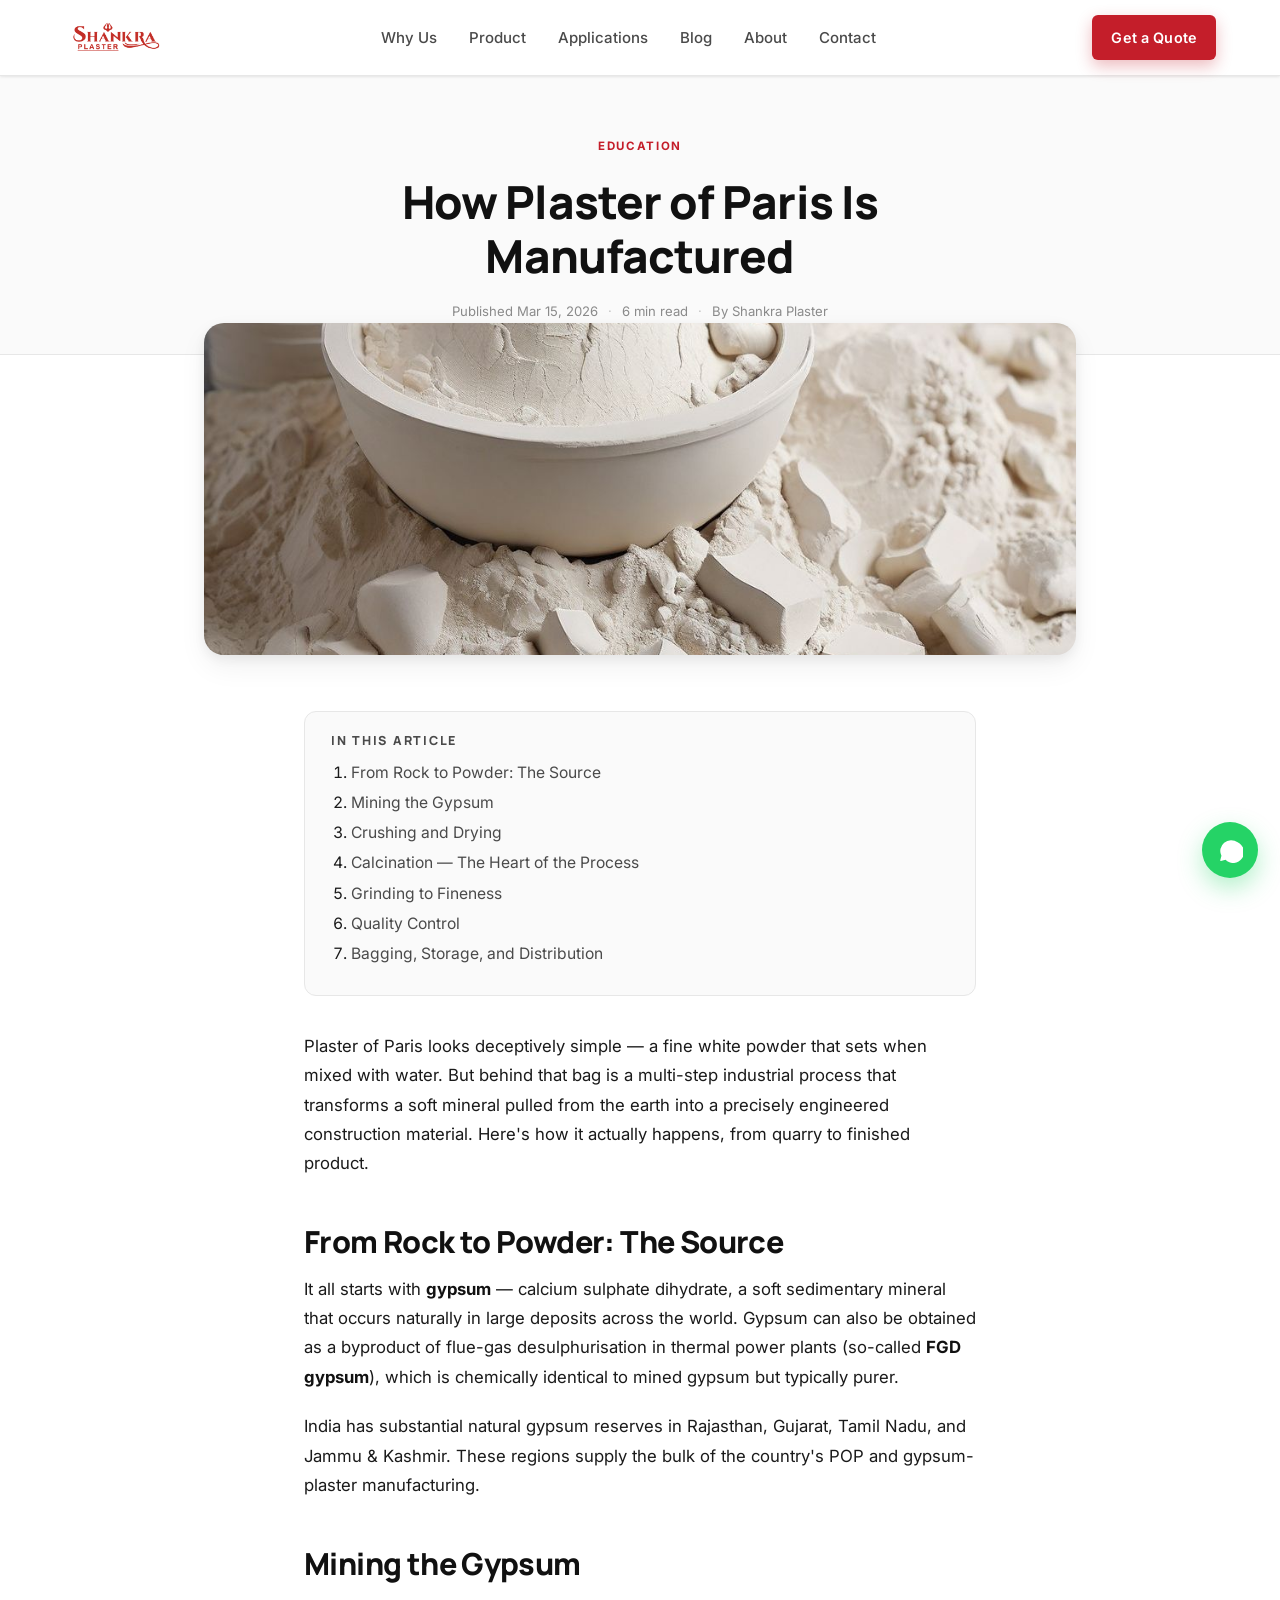
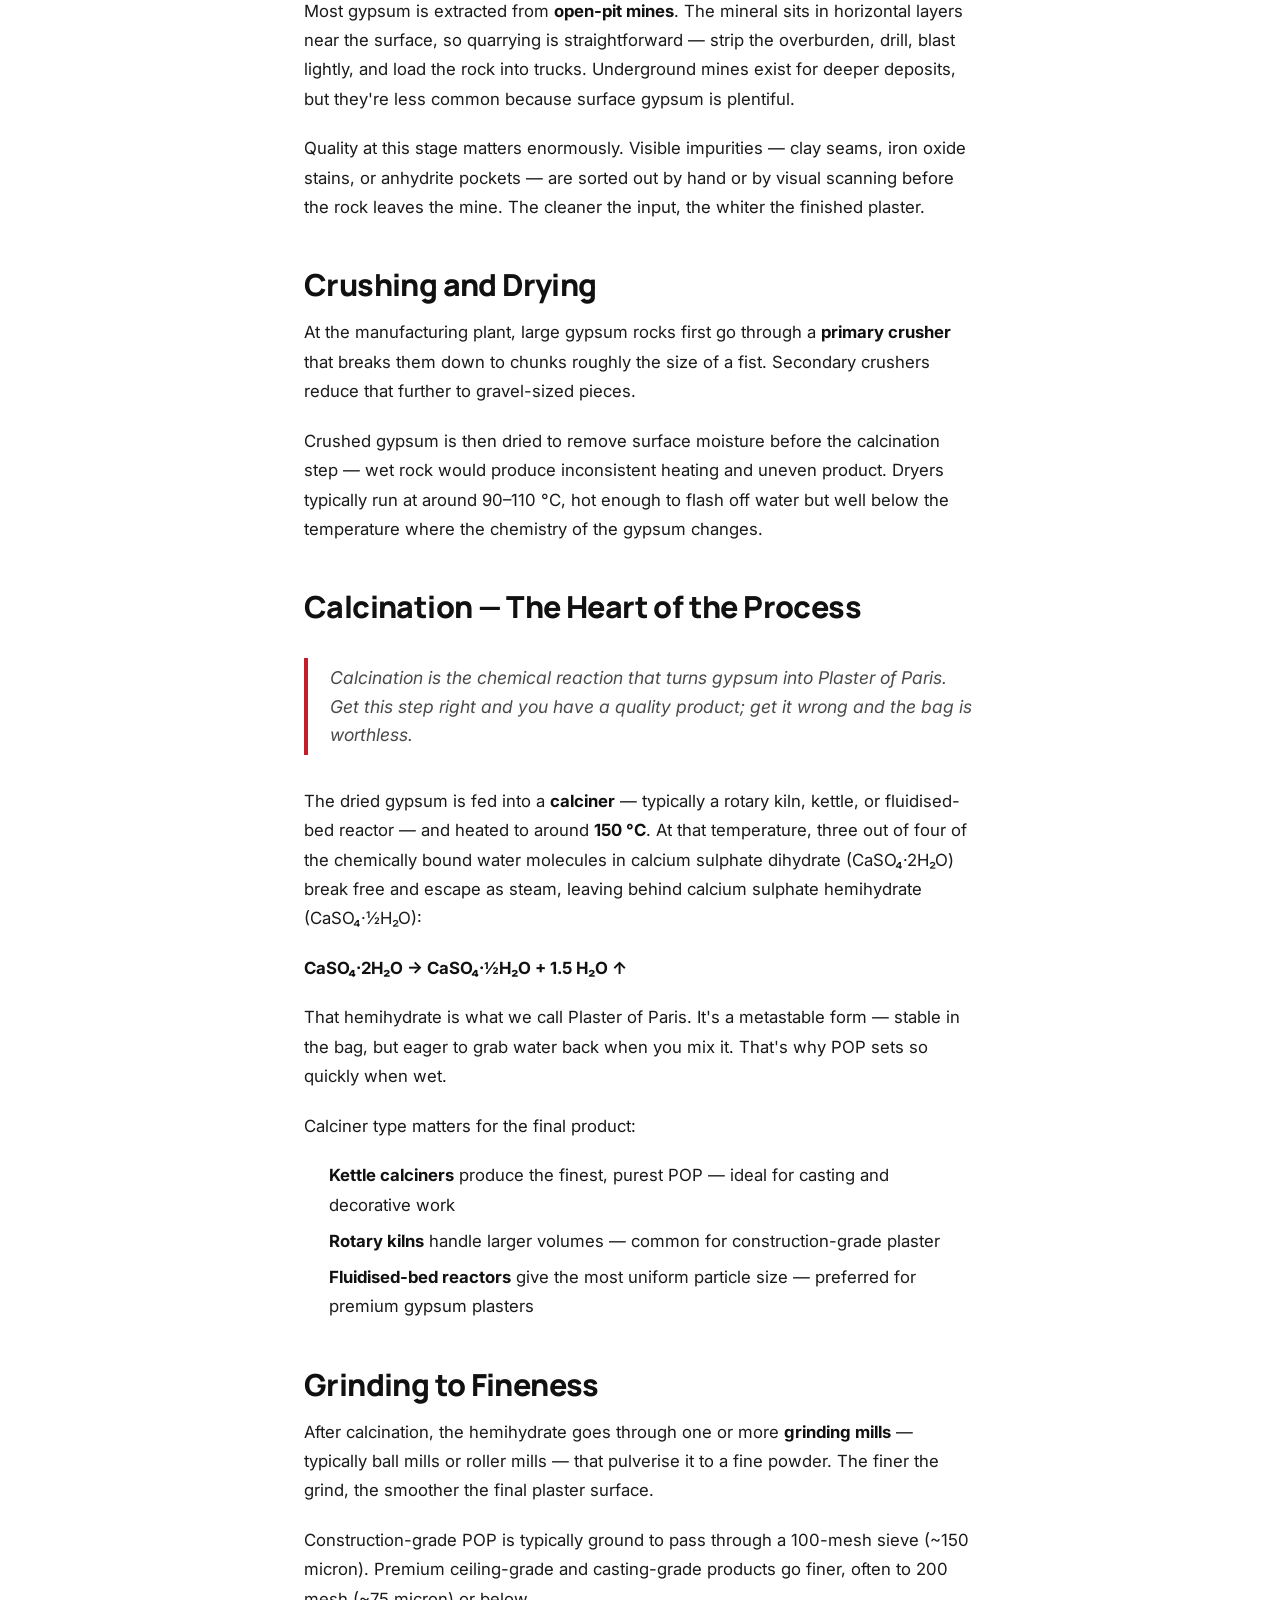
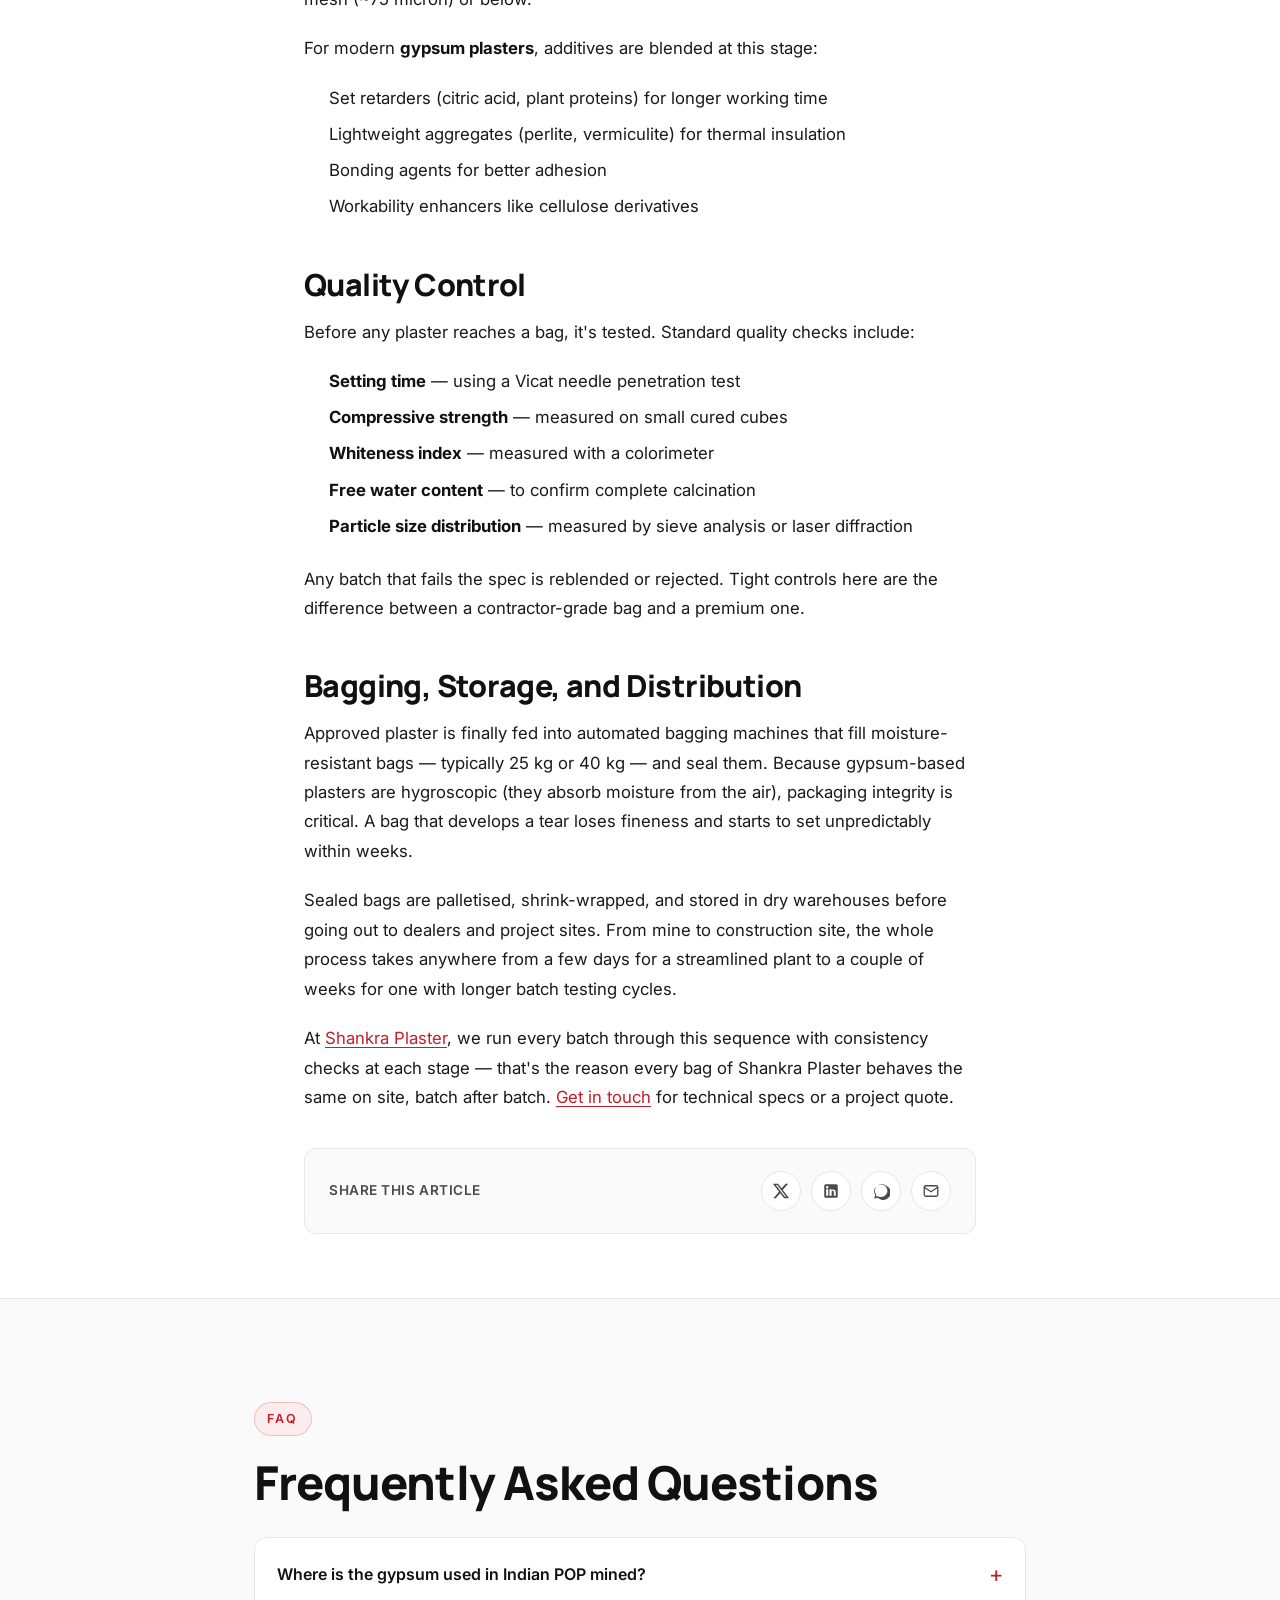
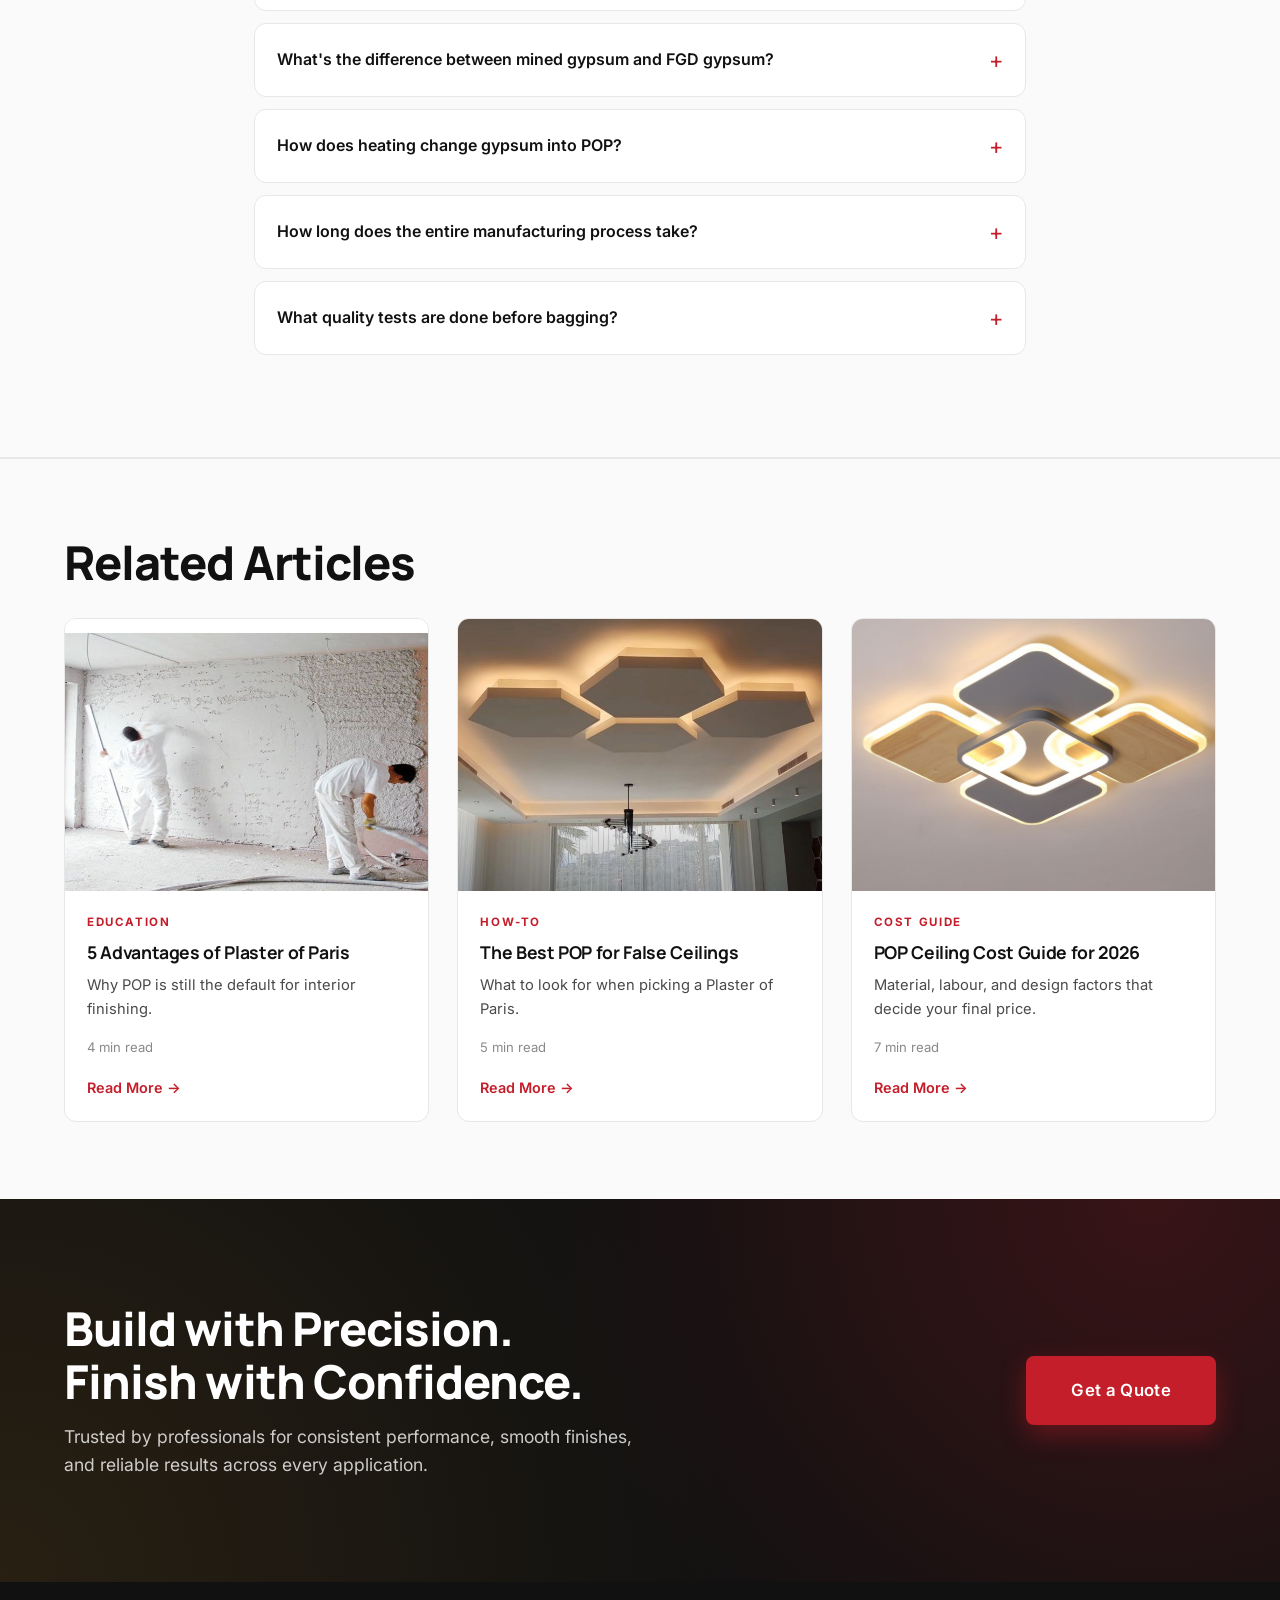
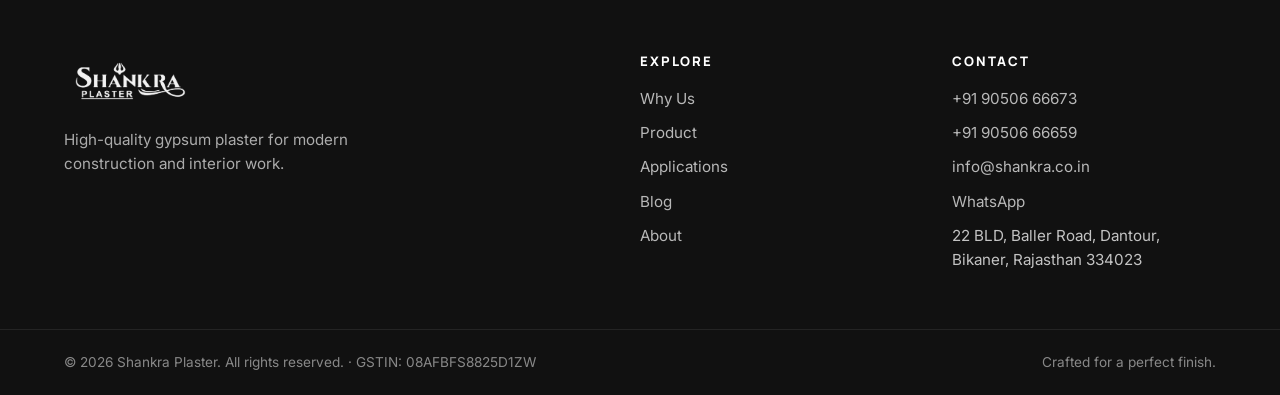
<file: blog/how-pop-is-manufactured/index.html>
<!DOCTYPE html>
<html lang="en">
<head>
  <meta charset="UTF-8" />
  <meta name="viewport" content="width=device-width, initial-scale=1.0" />
  <title>How Plaster of Paris Is Manufactured — Shankra Plaster</title>
  <meta name="description" content="Inside the manufacturing process for Plaster of Paris — from raw gypsum to finished bag, including mining, calcination, grinding, and quality control." />
  <link rel="canonical" href="https://shankra.co.in/blog/how-pop-is-manufactured/" />
  <link rel="icon" href="../../assets/favicon.png" />

  <meta property="og:type" content="article" />
  <meta property="og:title" content="How Plaster of Paris Is Manufactured" />
  <meta property="og:description" content="From raw gypsum to finished bag — the manufacturing journey of Plaster of Paris." />
  <meta property="og:url" content="https://shankra.co.in/blog/how-pop-is-manufactured/" />
  <meta property="article:published_time" content="2026-03-15T00:00:00Z" />
  <meta property="article:modified_time" content="2026-03-15T00:00:00Z" />
  <meta property="article:author" content="Shankra Plaster" />
  <meta property="og:image" content="https://shankra.co.in/assets/blog/how-pop-is-manufactured.jpg" />
  <meta property="og:image:alt" content="Gypsum plaster production and bagged plaster products" />
  <meta name="twitter:card" content="summary_large_image" />
  <meta name="twitter:title" content="How Plaster of Paris Is Manufactured" />
  <meta name="twitter:description" content="From raw gypsum to finished bag — the manufacturing journey of Plaster of Paris." />
  <meta name="twitter:image" content="https://shankra.co.in/assets/blog/how-pop-is-manufactured.jpg" />
  <meta name="twitter:image:alt" content="Gypsum plaster production and bagged plaster products" />

  <script type="application/ld+json">
  {
    "@context": "https://schema.org",
    "@type": "BlogPosting",
    "mainEntityOfPage": {
      "@type": "WebPage",
      "@id": "https://shankra.co.in/blog/how-pop-is-manufactured/"
    },
    "headline": "How Plaster of Paris Is Manufactured",
    "description": "Inside the manufacturing process for Plaster of Paris — from raw gypsum to finished bag.",
    "image": "https://shankra.co.in/assets/blog/how-pop-is-manufactured.jpg",
    "datePublished": "2026-03-15",
    "dateModified": "2026-03-15",
    "author": { "@type": "Organization", "name": "Shankra Plaster" },
    "publisher": {
      "@type": "Organization",
      "name": "Shankra Plaster",
      "logo": { "@type": "ImageObject", "url": "https://shankra.co.in/assets/logo.png" }
    }
  }
  </script>

  <link rel="preconnect" href="https://fonts.googleapis.com" />
  <link rel="preconnect" href="https://fonts.gstatic.com" crossorigin />
  <link href="https://fonts.googleapis.com/css2?family=Inter:wght@400;500;600;700;800&family=Manrope:wght@500;600;700;800&display=swap" rel="stylesheet" />

  <link rel="stylesheet" href="../../styles.css?v=30" />
</head>
<body>

  <header class="site-header is-solid" id="siteHeader">
    <div class="container header-inner">
      <a href="../../" class="brand" aria-label="Shankra Plaster home">
        <img src="../../assets/logo.png" alt="Shankra Plaster" class="brand-logo" />
      </a>
      <nav class="primary-nav" aria-label="Primary">
        <ul>
          <li><a href="../../#why">Why Us</a></li>
          <li><a href="../../#product">Product</a></li>
          <li><a href="../../#applications">Applications</a></li>
          <li><a href="../" aria-current="page">Blog</a></li>
          <li><a href="../../#about">About</a></li>
          <li><a href="../../#contact">Contact</a></li>
        </ul>
      </nav>
      <a href="../../#contact" class="btn btn-primary btn-sm header-cta">Get a Quote</a>
      <button class="nav-toggle" id="navToggle" aria-label="Toggle navigation" aria-expanded="false">
        <span></span><span></span><span></span>
      </button>
    </div>
    <div class="mobile-nav" id="mobileNav" hidden>
      <ul>
        <li><a href="../../#why">Why Us</a></li>
        <li><a href="../../#product">Product</a></li>
        <li><a href="../../#applications">Applications</a></li>
        <li><a href="../" aria-current="page">Blog</a></li>
        <li><a href="../../#about">About</a></li>
        <li><a href="../../#contact">Contact</a></li>
        <li><a href="../../#contact" class="btn btn-primary btn-block">Get a Quote</a></li>
      </ul>
    </div>
  </header>

  <main>

    <section class="article-hero">
      <div class="container">
        <span class="blog-category">Education</span>
        <h1>How Plaster of Paris Is Manufactured</h1>
        <div class="blog-meta">
          <span>Published Mar 15, 2026</span>
          <span class="dot">·</span>
          <span>6 min read</span>
          <span class="dot">·</span>
          <span>By Shankra Plaster</span>
        </div>
      </div>
    </section>

    <div class="article-featured-image">
      <img
        src="../../assets/blog/how-pop-is-manufactured.jpg"
        onerror="this.onerror=null; this.src='https://images.unsplash.com/photo-1565008447742-97f6f38c985c?auto=format&fit=crop&w=1600&q=80'"
        alt="Industrial gypsum plaster manufacturing process" />
    </div>

    <article class="article-body">

      <nav class="toc" aria-label="Table of contents">
        <h4>IN THIS ARTICLE</h4>
        <ol>
          <li><a href="#source">From Rock to Powder: The Source</a></li>
          <li><a href="#mining">Mining the Gypsum</a></li>
          <li><a href="#crushing">Crushing and Drying</a></li>
          <li><a href="#calcination">Calcination — The Heart of the Process</a></li>
          <li><a href="#grinding">Grinding to Fineness</a></li>
          <li><a href="#quality">Quality Control</a></li>
          <li><a href="#bagging">Bagging, Storage, and Distribution</a></li>
        </ol>
      </nav>

      <p>
        Plaster of Paris looks deceptively simple — a fine white powder that sets when
        mixed with water. But behind that bag is a multi-step industrial process that
        transforms a soft mineral pulled from the earth into a precisely engineered
        construction material. Here's how it actually happens, from quarry to finished
        product.
      </p>

      <h2 id="source">From Rock to Powder: The Source</h2>
      <p>
        It all starts with <strong>gypsum</strong> — calcium sulphate dihydrate, a soft
        sedimentary mineral that occurs naturally in large deposits across the world.
        Gypsum can also be obtained as a byproduct of flue-gas desulphurisation in
        thermal power plants (so-called <strong>FGD gypsum</strong>), which is chemically
        identical to mined gypsum but typically purer.
      </p>
      <p>
        India has substantial natural gypsum reserves in Rajasthan, Gujarat, Tamil Nadu,
        and Jammu &amp; Kashmir. These regions supply the bulk of the country's POP and
        gypsum-plaster manufacturing.
      </p>

      <h2 id="mining">Mining the Gypsum</h2>
      <p>
        Most gypsum is extracted from <strong>open-pit mines</strong>. The mineral sits
        in horizontal layers near the surface, so quarrying is straightforward — strip
        the overburden, drill, blast lightly, and load the rock into trucks. Underground
        mines exist for deeper deposits, but they're less common because surface gypsum
        is plentiful.
      </p>
      <p>
        Quality at this stage matters enormously. Visible impurities — clay seams, iron
        oxide stains, or anhydrite pockets — are sorted out by hand or by visual
        scanning before the rock leaves the mine. The cleaner the input, the whiter the
        finished plaster.
      </p>

      <h2 id="crushing">Crushing and Drying</h2>
      <p>
        At the manufacturing plant, large gypsum rocks first go through a
        <strong>primary crusher</strong> that breaks them down to chunks roughly the
        size of a fist. Secondary crushers reduce that further to gravel-sized pieces.
      </p>
      <p>
        Crushed gypsum is then dried to remove surface moisture before the calcination
        step — wet rock would produce inconsistent heating and uneven product. Dryers
        typically run at around 90–110 °C, hot enough to flash off water but well below
        the temperature where the chemistry of the gypsum changes.
      </p>

      <h2 id="calcination">Calcination — The Heart of the Process</h2>
      <blockquote>
        Calcination is the chemical reaction that turns gypsum into Plaster of Paris.
        Get this step right and you have a quality product; get it wrong and the bag is
        worthless.
      </blockquote>
      <p>
        The dried gypsum is fed into a <strong>calciner</strong> — typically a rotary
        kiln, kettle, or fluidised-bed reactor — and heated to around <strong>150&nbsp;°C</strong>.
        At that temperature, three out of four of the chemically bound water molecules
        in calcium sulphate dihydrate (CaSO₄·2H₂O) break free and escape as steam,
        leaving behind calcium sulphate hemihydrate (CaSO₄·½H₂O):
      </p>
      <p>
        <strong>CaSO₄·2H₂O → CaSO₄·½H₂O + 1.5 H₂O ↑</strong>
      </p>
      <p>
        That hemihydrate is what we call Plaster of Paris. It's a metastable form —
        stable in the bag, but eager to grab water back when you mix it. That's why POP
        sets so quickly when wet.
      </p>
      <p>
        Calciner type matters for the final product:
      </p>
      <ul>
        <li><strong>Kettle calciners</strong> produce the finest, purest POP — ideal for casting and decorative work</li>
        <li><strong>Rotary kilns</strong> handle larger volumes — common for construction-grade plaster</li>
        <li><strong>Fluidised-bed reactors</strong> give the most uniform particle size — preferred for premium gypsum plasters</li>
      </ul>

      <h2 id="grinding">Grinding to Fineness</h2>
      <p>
        After calcination, the hemihydrate goes through one or more <strong>grinding
        mills</strong> — typically ball mills or roller mills — that pulverise it to a
        fine powder. The finer the grind, the smoother the final plaster surface.
      </p>
      <p>
        Construction-grade POP is typically ground to pass through a 100-mesh sieve
        (~150 micron). Premium ceiling-grade and casting-grade products go finer, often
        to 200 mesh (~75 micron) or below.
      </p>
      <p>
        For modern <strong>gypsum plasters</strong>, additives are blended at this stage:
      </p>
      <ul>
        <li>Set retarders (citric acid, plant proteins) for longer working time</li>
        <li>Lightweight aggregates (perlite, vermiculite) for thermal insulation</li>
        <li>Bonding agents for better adhesion</li>
        <li>Workability enhancers like cellulose derivatives</li>
      </ul>

      <h2 id="quality">Quality Control</h2>
      <p>
        Before any plaster reaches a bag, it's tested. Standard quality checks include:
      </p>
      <ul>
        <li><strong>Setting time</strong> — using a Vicat needle penetration test</li>
        <li><strong>Compressive strength</strong> — measured on small cured cubes</li>
        <li><strong>Whiteness index</strong> — measured with a colorimeter</li>
        <li><strong>Free water content</strong> — to confirm complete calcination</li>
        <li><strong>Particle size distribution</strong> — measured by sieve analysis or laser diffraction</li>
      </ul>
      <p>
        Any batch that fails the spec is reblended or rejected. Tight controls here are
        the difference between a contractor-grade bag and a premium one.
      </p>

      <h2 id="bagging">Bagging, Storage, and Distribution</h2>
      <p>
        Approved plaster is finally fed into automated bagging machines that fill
        moisture-resistant bags — typically 25 kg or 40 kg — and seal them. Because
        gypsum-based plasters are hygroscopic (they absorb moisture from the air),
        packaging integrity is critical. A bag that develops a tear loses fineness and
        starts to set unpredictably within weeks.
      </p>
      <p>
        Sealed bags are palletised, shrink-wrapped, and stored in dry warehouses before
        going out to dealers and project sites. From mine to construction site, the
        whole process takes anywhere from a few days for a streamlined plant to a couple
        of weeks for one with longer batch testing cycles.
      </p>
      <p>
        At <a href="../../#product">Shankra Plaster</a>, we run every batch through this
        sequence with consistency checks at each stage — that's the reason every bag of
        Shankra Plaster behaves the same on site, batch after batch.
        <a href="../../#contact">Get in touch</a> for technical specs or a project quote.
      </p>

      <div class="share-section">
        <span class="share-label">Share this article</span>
        <div class="share-buttons">
          <a href="https://twitter.com/intent/tweet?url=/blog/how-pop-is-manufactured/&text=How%20Plaster%20of%20Paris%20Is%20Manufactured" target="_blank" rel="noopener" aria-label="Share on Twitter">
            <svg viewBox="0 0 24 24" fill="currentColor" aria-hidden="true"><path d="M18.244 2.25h3.308l-7.227 8.26 8.502 11.24H16.17l-5.214-6.817L4.99 21.75H1.68l7.73-8.835L1.254 2.25H8.08l4.713 6.231zm-1.161 17.52h1.833L7.084 4.126H5.117z"/></svg>
          </a>
          <a href="https://www.linkedin.com/sharing/share-offsite/?url=/blog/how-pop-is-manufactured/" target="_blank" rel="noopener" aria-label="Share on LinkedIn">
            <svg viewBox="0 0 24 24" fill="currentColor" aria-hidden="true"><path d="M19 3a2 2 0 0 1 2 2v14a2 2 0 0 1-2 2H5a2 2 0 0 1-2-2V5a2 2 0 0 1 2-2h14zM8.339 18.337V9.764h-2.85v8.573h2.85zM6.914 8.595a1.65 1.65 0 1 0 0-3.297 1.65 1.65 0 0 0 0 3.297zm11.423 9.742v-4.69c0-2.486-1.327-3.642-3.097-3.642-1.428 0-2.067.785-2.424 1.337V9.764h-2.85c.038.804 0 8.573 0 8.573h2.85v-4.79c0-.255.018-.51.094-.694.205-.51.674-1.04 1.46-1.04 1.03 0 1.443.785 1.443 1.94v4.584z"/></svg>
          </a>
          <a href="https://wa.me/?text=How%20POP%20is%20Manufactured%20-%20/blog/how-pop-is-manufactured/" target="_blank" rel="noopener" aria-label="Share on WhatsApp">
            <svg viewBox="0 0 24 24" fill="currentColor" aria-hidden="true"><path d="M19.05 4.91A10 10 0 0 0 4.1 17.39L3 21.5a.5.5 0 0 0 .62.62l4.21-1.06A10 10 0 1 0 19.05 4.91Zm-7.04 15.21a8.32 8.32 0 0 1-4.24-1.16l-.3-.18-2.5.63.66-2.43-.2-.31a8.33 8.33 0 1 1 6.58 3.45Z"/></svg>
          </a>
          <a href="mailto:?subject=How%20POP%20is%20Manufactured&body=/blog/how-pop-is-manufactured/" aria-label="Share by email">
            <svg viewBox="0 0 24 24" fill="none" stroke="currentColor" stroke-width="1.75" stroke-linecap="round" stroke-linejoin="round" aria-hidden="true"><rect x="3" y="5" width="18" height="14" rx="2"/><path d="m3 7 9 6 9-6"/></svg>
          </a>
        </div>
      </div>
    </article>

    <section class="section faq-section">
      <div class="container">
        <span class="eyebrow eyebrow-dark">FAQ</span>
        <h2>Frequently Asked Questions</h2>
        <div class="faq-list">
          <details class="faq-item">
            <summary>Where is the gypsum used in Indian POP mined?</summary>
            <div class="faq-answer">
              Most natural gypsum comes from Rajasthan (especially Bikaner and Barmer districts), Gujarat, and Tamil Nadu. India also imports gypsum from Oman and Iran for high-purity products, and uses FGD gypsum recovered from thermal power plants for construction-grade material.
            </div>
          </details>
          <details class="faq-item">
            <summary>What's the difference between mined gypsum and FGD gypsum?</summary>
            <div class="faq-answer">
              Mined gypsum is dug straight from the earth; FGD (flue-gas desulphurisation) gypsum is recovered from thermal power plant emissions when sulphur dioxide reacts with limestone. Both are chemically identical (CaSO₄·2H₂O), but FGD gypsum is often purer because it forms in a controlled chemical process. Modern plants use blends of both.
            </div>
          </details>
          <details class="faq-item">
            <summary>How does heating change gypsum into POP?</summary>
            <div class="faq-answer">
              At about 150&nbsp;°C, gypsum (CaSO₄·2H₂O) loses 1.5 of its 2 water molecules and becomes calcium sulphate hemihydrate (CaSO₄·½H₂O) — that's Plaster of Paris. The reaction is reversible: when you add water back, the hemihydrate rapidly reabsorbs it and recrystallises into the original gypsum form, which is why POP sets and hardens.
            </div>
          </details>
          <details class="faq-item">
            <summary>How long does the entire manufacturing process take?</summary>
            <div class="faq-answer">
              From quarry to bagged product, expect 3–10 days depending on the plant. Mining and transport take a day or two; calcination and grinding are typically same-day. The bottleneck is usually quality testing — strength tests on cured cubes need at least 24 hours before a batch can be released.
            </div>
          </details>
          <details class="faq-item">
            <summary>What quality tests are done before bagging?</summary>
            <div class="faq-answer">
              Standard tests include setting time (Vicat needle), compressive strength (small cured cubes), whiteness index (colorimeter), free water content (oven-drying), and particle-size distribution (sieve analysis or laser diffraction). Premium manufacturers also test for soluble salts and consistency of working time across batches.
            </div>
          </details>
        </div>
      </div>
    </section>

    <section class="related-section">
      <div class="container">
        <h2>Related Articles</h2>
        <div class="blog-grid">
          <article class="blog-card">
            <a href="../advantages-plaster-of-paris/" class="blog-card-media" aria-hidden="true">
              <img src="../../assets/blog/advantages-plaster-of-paris.jpg"
                onerror="this.onerror=null; this.src='https://images.unsplash.com/photo-1607400201515-c2c41c07d307?auto=format&fit=crop&w=900&q=80'"
                alt="" />
            </a>
            <div class="blog-card-body">
              <span class="blog-category">Education</span>
              <h3><a href="../advantages-plaster-of-paris/">5 Advantages of Plaster of Paris</a></h3>
              <p class="excerpt">Why POP is still the default for interior finishing.</p>
              <div class="blog-meta"><span>4 min read</span></div>
              <span class="read-more">Read More</span>
            </div>
          </article>
          <article class="blog-card">
            <a href="../best-pop-false-ceiling/" class="blog-card-media" aria-hidden="true">
              <img src="../../assets/blog/best-pop-false-ceiling.jpg"
                onerror="this.onerror=null; this.src='https://images.unsplash.com/photo-1600585154340-be6161a56a0c?auto=format&fit=crop&w=900&q=80'"
                alt="" />
            </a>
            <div class="blog-card-body">
              <span class="blog-category">How-To</span>
              <h3><a href="../best-pop-false-ceiling/">The Best POP for False Ceilings</a></h3>
              <p class="excerpt">What to look for when picking a Plaster of Paris.</p>
              <div class="blog-meta"><span>5 min read</span></div>
              <span class="read-more">Read More</span>
            </div>
          </article>
          <article class="blog-card">
            <a href="../pop-ceiling-cost-guide/" class="blog-card-media" aria-hidden="true">
              <img src="../../assets/blog/pop-ceiling-cost-guide.jpg"
                onerror="this.onerror=null; this.src='https://images.unsplash.com/photo-1605549999-25f77ae39b69?auto=format&fit=crop&w=900&q=80'"
                alt="" />
            </a>
            <div class="blog-card-body">
              <span class="blog-category">Cost Guide</span>
              <h3><a href="../pop-ceiling-cost-guide/">POP Ceiling Cost Guide for 2026</a></h3>
              <p class="excerpt">Material, labour, and design factors that decide your final price.</p>
              <div class="blog-meta"><span>7 min read</span></div>
              <span class="read-more">Read More</span>
            </div>
          </article>
        </div>
      </div>
    </section>

    <section class="cta-banner">
      <div class="container cta-inner">
        <div class="cta-text">
          <h2>Build with Precision.<br />Finish with Confidence.</h2>
          <p class="cta-sub">
            Trusted by professionals for consistent performance, smooth finishes,
            and reliable results across every application.
          </p>
        </div>
        <a href="../../#contact" class="btn btn-primary btn-hero">Get a Quote</a>
      </div>
    </section>

  </main>

  <footer class="site-footer">
    <div class="container footer-inner">
      <div class="footer-brand">
        <img src="../../assets/logo.png" alt="Shankra Plaster" class="brand-logo brand-logo-light" />
        <p>High-quality gypsum plaster for modern construction and interior work.</p>
      </div>
      <div class="footer-col">
        <h4>Explore</h4>
        <ul>
          <li><a href="../../#why">Why Us</a></li>
          <li><a href="../../#product">Product</a></li>
          <li><a href="../../#applications">Applications</a></li>
          <li><a href="../">Blog</a></li>
          <li><a href="../../#about">About</a></li>
        </ul>
      </div>
      <div class="footer-col">
        <h4>Contact</h4>
        <ul>
          <li><a href="tel:+919050666673">+91 90506 66673</a></li>
          <li><a href="tel:+919050666659">+91 90506 66659</a></li>
          <li><a href="mailto:info@shankra.co.in">info@shankra.co.in</a></li>
          <li><a href="https://wa.me/919050666673" target="_blank" rel="noopener">WhatsApp</a></li>
          <li>22 BLD, Baller Road, Dantour,<br />Bikaner, Rajasthan 334023</li>
        </ul>
      </div>
    </div>
    <div class="footer-bottom">
      <div class="container">
        <span>© <span id="year"></span> Shankra Plaster. All rights reserved. · GSTIN: 08AFBFS8825D1ZW</span>
        <span>Crafted for a perfect finish.</span>
      </div>
    </div>
  </footer>

  <a href="https://wa.me/919050666673" class="wa-fab" target="_blank" rel="noopener" aria-label="Chat on WhatsApp">
    <svg viewBox="0 0 24 24" width="26" height="26" aria-hidden="true">
      <path fill="currentColor" d="M19.05 4.91A10 10 0 0 0 4.1 17.39L3 21.5a.5.5 0 0 0 .62.62l4.21-1.06A10 10 0 1 0 19.05 4.91Z"/>
    </svg>
  </a>

  <script src="../../script.js?v=5"></script>
</body>
</html>
</file>
<file: styles.css>
/* =========================================================
   Shankara POP — Brand Site Styles
   Palette: white, light grey, dark grey, accent (industrial orange)
   ========================================================= */

:root {
  --white: #ffffff;
  --grey-50: #fafafa;
  --grey-100: #f4f4f4;
  --grey-200: #e7e7e7;
  --grey-300: #d4d4d4;
  --grey-500: #8a8a8a;
  --grey-700: #4a4a4a;
  --grey-900: #1a1a1a;
  --ink: #111111;

  --accent: #c41e2a;        /* Shankra brand red */
  --accent-dark: #9c1620;
  --accent-soft: #fdecee;
  --accent-2: #f29f1a;      /* secondary orange (from bag base) */
  --warm-ink: #1f1b18;      /* warm dark to match hero photo */

  --radius-sm: 6px;
  --radius: 12px;
  --radius-lg: 20px;

  --shadow-sm: 0 1px 2px rgba(0,0,0,.04), 0 1px 3px rgba(0,0,0,.06);
  --shadow-md: 0 4px 12px rgba(0,0,0,.06), 0 12px 28px rgba(0,0,0,.06);
  --shadow-lg: 0 20px 60px rgba(0,0,0,.12);

  --container: 1200px;

  --font-sans: 'Inter', system-ui, -apple-system, Segoe UI, Roboto, sans-serif;
  --font-display: 'Manrope', 'Inter', system-ui, sans-serif;

  --header-h: 76px;
}

/* ============== RESET / BASE ============== */
*, *::before, *::after { box-sizing: border-box; }
html { scroll-behavior: smooth; -webkit-text-size-adjust: 100%; }
body {
  margin: 0;
  font-family: var(--font-sans);
  font-size: 16px;
  line-height: 1.6;
  color: var(--grey-900);
  background: var(--white);
  -webkit-font-smoothing: antialiased;
  text-rendering: optimizeLegibility;
}
img { max-width: 100%; display: block; }
a { color: inherit; text-decoration: none; transition: color .2s ease; }
a:hover { color: var(--accent); }
button { font: inherit; cursor: pointer; }
ul { list-style: none; padding: 0; margin: 0; }

h1, h2, h3, h4 {
  font-family: var(--font-display);
  color: var(--ink);
  letter-spacing: -0.02em;
  line-height: 1.15;
  margin: 0 0 .5em;
  font-weight: 800;
}
h1 { font-size: clamp(2.25rem, 5vw + 1rem, 4.25rem); }
h2 { font-size: clamp(1.85rem, 2.4vw + 1rem, 3rem); }
h3 { font-size: 1.25rem; font-weight: 700; }
h4 { font-size: 0.95rem; letter-spacing: .04em; text-transform: uppercase; color: var(--grey-700); }
p { margin: 0 0 1rem; color: var(--grey-700); }

.container {
  width: 100%;
  max-width: var(--container);
  margin: 0 auto;
  padding: 0 24px;
}

.eyebrow {
  display: inline-block;
  font-size: .78rem;
  font-weight: 600;
  letter-spacing: .18em;
  text-transform: uppercase;
  color: rgba(255,255,255,.85);
  padding: 6px 12px;
  border: 1px solid rgba(255,255,255,.25);
  border-radius: 999px;
  margin-bottom: 1.25rem;
  background: rgba(255,255,255,.06);
  backdrop-filter: blur(6px);
}
.eyebrow-dark {
  color: var(--accent);
  background: var(--accent-soft);
  border-color: rgba(196,30,42,.22);
}

.accent-text { color: var(--accent); }

/* ============== BUTTONS ============== */
.btn {
  display: inline-flex;
  align-items: center;
  justify-content: center;
  gap: 8px;
  padding: 14px 26px;
  border-radius: var(--radius-sm);
  font-weight: 600;
  font-size: .95rem;
  letter-spacing: .01em;
  border: 1px solid transparent;
  transition: transform .15s ease, background .2s ease, color .2s ease, border-color .2s ease, box-shadow .2s ease;
  white-space: nowrap;
}
.btn:hover { transform: translateY(-1px); }
.btn-sm { padding: 10px 18px; font-size: .9rem; }
.btn-lg { padding: 16px 32px; font-size: 1rem; }
.btn-block { width: 100%; }

.btn-primary {
  background: var(--accent);
  color: #fff;
  box-shadow: 0 6px 16px rgba(196,30,42,.3);
}
.btn-primary:hover { background: var(--accent-dark); color: #fff; }

.btn-dark {
  background: var(--ink);
  color: #fff;
}
.btn-dark:hover { background: #000; color: #fff; }

.btn-ghost {
  background: transparent;
  color: #fff;
  border-color: rgba(255,255,255,.4);
}
.btn-ghost:hover { background: rgba(255,255,255,.1); color: #fff; border-color: #fff; }

/* ============== HEADER ============== */
/* Default: transparent over the hero. The header switches to the solid
   white state via .is-scrolled (set on scroll) or .is-solid (set when
   the mobile menu is open). */
.site-header {
  position: fixed;
  top: 0; left: 0; right: 0;
  height: var(--header-h);
  z-index: 50;
  background: transparent;
  backdrop-filter: none;
  -webkit-backdrop-filter: none;
  border-bottom: 1px solid transparent;
  transition: background .3s ease, border-color .3s ease, box-shadow .3s ease, backdrop-filter .3s ease;
}

/* Transparent-state element colors (white over the dark hero) */
.site-header .brand-logo {
  filter: brightness(0) invert(1);
  transition: filter .3s ease, opacity .3s ease;
}
.site-header .primary-nav a { color: rgba(255,255,255,.88); }
.site-header .primary-nav a:hover { color: #fff; }
.site-header .nav-toggle span { background: #fff; }

/* Solid white state (after scroll OR when mobile menu open) */
.site-header.is-scrolled,
.site-header.is-solid {
  background: rgba(255,255,255,.96);
  backdrop-filter: saturate(180%) blur(12px);
  -webkit-backdrop-filter: saturate(180%) blur(12px);
  border-bottom-color: var(--grey-200);
  box-shadow: var(--shadow-sm);
}
.site-header.is-scrolled .brand-logo,
.site-header.is-solid .brand-logo {
  filter: none;
}
.site-header.is-scrolled .primary-nav a,
.site-header.is-solid .primary-nav a {
  color: var(--grey-700);
}
.site-header.is-scrolled .primary-nav a:hover,
.site-header.is-solid .primary-nav a:hover {
  color: var(--ink);
}
.site-header.is-scrolled .nav-toggle span,
.site-header.is-solid .nav-toggle span {
  background: var(--ink);
}
.header-inner {
  height: 100%;
  display: flex;
  align-items: center;
  justify-content: space-between;
  gap: 24px;
}
.brand {
  display: inline-flex;
  align-items: center;
  gap: 10px;
  font-family: var(--font-display);
  font-weight: 800;
  font-size: 1.1rem;
  color: var(--ink);
  letter-spacing: -.01em;
  text-decoration: none;
}
.brand-logo {
  height: 44px;
  width: auto;
  display: block;
  object-fit: contain;
}
.brand-logo-light {
  /* Renders the red logo as solid white for use on dark surfaces */
  filter: brightness(0) invert(1);
  opacity: .95;
}

.primary-nav ul {
  display: flex;
  gap: 32px;
}
.primary-nav a {
  font-size: .94rem;
  font-weight: 500;
  color: var(--grey-700);
}
.primary-nav a:hover { color: var(--ink); }

.nav-toggle {
  display: none;
  background: transparent;
  border: 0;
  width: 40px; height: 40px;
  position: relative;
}
.nav-toggle span {
  position: absolute;
  left: 9px; right: 9px;
  height: 2px;
  background: var(--ink);
  border-radius: 2px;
  transition: transform .25s ease, opacity .2s ease, top .25s ease;
}
.nav-toggle span:nth-child(1) { top: 13px; }
.nav-toggle span:nth-child(2) { top: 19px; }
.nav-toggle span:nth-child(3) { top: 25px; }
.nav-toggle.is-open span:nth-child(1) { top: 19px; transform: rotate(45deg); }
.nav-toggle.is-open span:nth-child(2) { opacity: 0; }
.nav-toggle.is-open span:nth-child(3) { top: 19px; transform: rotate(-45deg); }

.mobile-nav {
  position: fixed;
  top: var(--header-h); left: 0; right: 0;
  background: #fff;
  border-bottom: 1px solid var(--grey-200);
  box-shadow: var(--shadow-md);
  padding: 16px 24px 28px;
  z-index: 49;
}
.mobile-nav ul { display: flex; flex-direction: column; gap: 4px; }
.mobile-nav a {
  display: block;
  padding: 14px 6px;
  font-size: 1.05rem;
  font-weight: 500;
  border-bottom: 1px solid var(--grey-100);
  color: var(--grey-900);
}
.mobile-nav .btn { margin-top: 14px; padding: 14px 26px; }

/* ============== HERO ============== */
.hero {
  position: relative;
  min-height: 100vh;
  display: flex;
  align-items: center;
  padding: calc(var(--header-h) + 60px) 0 80px;
  color: #fff;
  overflow: hidden;
  isolation: isolate;
  background: var(--warm-ink);
}
.hero-media {
  position: absolute; inset: 0; z-index: -1;
}
/* Full-bleed photo so the dark wall, bag, and wood floor extend
   edge-to-edge — including up behind the transparent nav. */
.hero-media img {
  width: 100%;
  height: 100%;
  object-fit: cover;
  object-position: right center;
}
/* On mobile, shift crop so the bag sits toward the right of the viewport
   and leaves clear dark space on the left for the headline. */
@media (max-width: 720px) {
  .hero-media img {
    object-position: 75% center;
  }
}
/* Flat 60% black filter over the hero image. */
.hero-overlay {
  position: absolute; inset: 0;
  background: rgba(0, 0, 0, 0.4);
}
.hero .hero-content {
  max-width: 640px;
  margin-left: clamp(20px, 4vw, 64px);
  margin-right: auto;
  padding-left: 0;
  padding-right: 24px;
  text-align: left;
}
.hero h1 {
  color: #fff;
  margin-bottom: 28px;
}
.hero .lede {
  color: rgba(255,255,255,.86);
  font-size: clamp(1.05rem, .55vw + .95rem, 1.3rem);
  font-weight: 400;
  line-height: 1.5;
  max-width: 540px;
  margin-bottom: 44px;
}
.hero-actions {
  display: flex;
  flex-wrap: wrap;
  gap: 14px;
}

/* Larger, more prominent hero CTA */
.btn-hero {
  padding: 20px 44px;
  font-size: 1.05rem;
  letter-spacing: .02em;
  border-radius: 8px;
}
.btn-hero.btn-primary {
  box-shadow: 0 10px 26px rgba(196,30,42,.38);
}
.hero-meta {
  display: flex;
  flex-wrap: wrap;
  gap: 32px 56px;
  padding-top: 32px;
  border-top: 1px solid rgba(255,255,255,.18);
  max-width: 680px;
}
.hero-meta li {
  display: flex; flex-direction: column;
}
.hero-meta strong {
  font-family: var(--font-display);
  font-size: 1.5rem;
  color: #fff;
  font-weight: 700;
}
.hero-meta span {
  font-size: .8rem;
  letter-spacing: .15em;
  text-transform: uppercase;
  color: rgba(255,255,255,.7);
  margin-top: 2px;
}

/* ============== SECTIONS ============== */
.section {
  padding: clamp(64px, 8vw, 120px) 0;
  background: #fff;
}
.section-alt {
  background: var(--grey-50);
  border-top: 1px solid var(--grey-100);
  border-bottom: 1px solid var(--grey-100);
}
.section-head {
  max-width: 720px;
  margin: 0 auto 56px;
  text-align: center;
}
.section-sub {
  font-size: 1.05rem;
  color: var(--grey-700);
}

/* ============== WHY / FEATURES ============== */
.features-grid {
  display: grid;
  grid-template-columns: repeat(4, 1fr);
  gap: 24px;
}
.feature-card {
  background: #fff;
  border: 1px solid var(--grey-200);
  border-radius: var(--radius);
  padding: 32px 28px;
  transition: transform .2s ease, border-color .2s ease, box-shadow .2s ease;
  position: relative;
}
.feature-card:hover {
  transform: translateY(-4px);
  border-color: var(--accent);
  box-shadow: var(--shadow-md);
}
/* Minimal line icon at the top of each feature card — single accent color */
.feature-icon {
  color: var(--accent);
  margin-bottom: 22px;
  display: inline-flex;
  align-items: center;
  justify-content: center;
}
.feature-icon svg {
  width: 36px;
  height: 36px;
  display: block;
  stroke-width: 1.75;
}
.feature-card h3 { margin-bottom: 8px; color: var(--ink); }
.feature-card p { margin: 0; font-size: .95rem; }

/* Marquee variant — full-bleed horizontal scroller (10 features, looping) */
.features-marquee {
  width: 100vw;
  margin-left: calc(50% - 50vw);
  overflow: hidden;
  padding: 8px 0;
  -webkit-mask-image: linear-gradient(90deg, transparent 0, #000 6%, #000 94%, transparent 100%);
          mask-image: linear-gradient(90deg, transparent 0, #000 6%, #000 94%, transparent 100%);
}
.features-track {
  display: flex;
  gap: 22px;
  width: max-content;
  animation: marquee-scroll-left 60s linear infinite;
  will-change: transform;
}
.features-track:hover { animation-play-state: paused; }
.features-marquee .feature-card {
  width: 280px;
  flex-shrink: 0;
}
@keyframes marquee-scroll-left {
  from { transform: translateX(0); }
  to   { transform: translateX(-50%); }
}
@media (prefers-reduced-motion: reduce) {
  .features-track {
    animation: none;
    flex-wrap: wrap;
    justify-content: center;
    width: 100%;
  }
  .features-marquee {
    -webkit-mask-image: none;
            mask-image: none;
  }
}

/* ============== PRODUCT ============== */
.product-grid {
  display: grid;
  grid-template-columns: 1.05fr 1fr;
  gap: 64px;
  align-items: center;
}
.product-media {
  position: relative;
  border-radius: var(--radius-lg);
  overflow: hidden;
  box-shadow: var(--shadow-lg);
  aspect-ratio: 1 / 1;
  background: #1a1614;
}
.product-media img {
  width: 100%;
  height: 100%;
  object-fit: cover;
  /* Anchor right — the bag sits in the right portion of the photo, so
     center-cropping was hiding the front of the sack. */
  object-position: right center;
}
.product-badge {
  position: absolute;
  top: 24px; left: 24px;
  background: #fff;
  border-radius: var(--radius-sm);
  padding: 12px 18px;
  display: flex; flex-direction: column;
  box-shadow: var(--shadow-md);
}
.product-badge span {
  font-size: .7rem;
  letter-spacing: .14em;
  text-transform: uppercase;
  color: var(--accent);
  font-weight: 700;
}
.product-badge strong {
  font-family: var(--font-display);
  font-size: 1.4rem;
  color: var(--ink);
  font-weight: 800;
}
.product-content h2 { margin-bottom: 18px; }
.product-content > p { font-size: 1.05rem; max-width: 520px; }

.check-list {
  margin: 28px 0 36px;
  display: grid;
  grid-template-columns: 1fr 1fr;
  gap: 14px 24px;
}
.check-list li {
  display: flex;
  align-items: center;
  gap: 12px;
  font-weight: 500;
  color: var(--grey-900);
}
.check {
  width: 26px; height: 26px;
  display: grid; place-items: center;
  background: var(--accent-soft);
  color: var(--accent);
  border-radius: 50%;
  font-weight: 800;
  font-size: .9rem;
  flex-shrink: 0;
}

/* ============== APPLICATIONS ============== */
.applications-grid {
  display: grid;
  grid-template-columns: repeat(4, 1fr);
  gap: 24px;
  align-items: stretch;
}
.app-card {
  background: #fff;
  border: 1px solid var(--grey-200);
  border-radius: var(--radius);
  overflow: hidden;
  transition: transform .25s ease, box-shadow .25s ease;
  display: flex;
  flex-direction: column;
  height: 100%;
}
.app-card:hover {
  transform: translateY(-4px);
  box-shadow: var(--shadow-md);
}
/* Photo container — locked to a uniform 4:3 box on every card.
   Uses the padding-bottom trick (75% = 3/4) so the box height is always
   exactly 75% of its width, in every browser, regardless of the image's
   intrinsic dimensions. The image is absolutely positioned to fill it. */
.app-media {
  position: relative;
  width: 100%;
  height: 0;
  padding-bottom: 75%;
  overflow: hidden;
  background: var(--grey-100);
  flex-shrink: 0;
}
.app-media img {
  position: absolute;
  inset: 0;
  width: 100%;
  height: 100%;
  display: block;
  object-fit: cover;
  transition: transform .6s ease;
}
/* False Ceilings card: anchor crop to the top so the ceiling design
   stays in frame when a portrait photo is used. */
.applications-grid .app-card:nth-child(1) .app-media img {
  object-position: center top;
}
/* Subtle persistent bottom-fade gradient — adds depth without darkening
   the image. Strengthens slightly on hover for a "lift" feel. */
.app-media::after {
  content: '';
  position: absolute;
  inset: 0;
  background: linear-gradient(180deg, transparent 55%, rgba(20,17,14,.32) 100%);
  pointer-events: none;
  transition: background .35s ease;
}
.app-card:hover .app-media img { transform: scale(1.08); }
.app-card:hover .app-media::after {
  background: linear-gradient(180deg, transparent 45%, rgba(20,17,14,.5) 100%);
}
.app-body {
  padding: 22px 22px 26px;
  flex: 1;
}
.app-body h3 {
  font-size: 1.1rem;
  margin-bottom: 6px;
}
.app-body p { margin: 0; font-size: .92rem; }

/* ============== ABOUT ============== */
.about-grid {
  display: grid;
  grid-template-columns: 1fr 1fr;
  gap: 80px;
  align-items: center;
}
.about-content h2 { margin-bottom: 20px; }
.about-content > p { font-size: 1.05rem; max-width: 520px; }

.stats {
  display: grid;
  grid-template-columns: repeat(3, 1fr);
  gap: 24px;
  margin-top: 36px;
  padding-top: 36px;
  border-top: 1px solid var(--grey-200);
}
.stat strong {
  display: block;
  font-family: var(--font-display);
  font-size: 1.6rem;
  color: var(--ink);
  font-weight: 800;
  margin-bottom: 4px;
}
.stat span {
  font-size: .82rem;
  letter-spacing: .08em;
  text-transform: uppercase;
  color: var(--grey-500);
}

.about-media {
  position: relative;
  border-radius: var(--radius-lg);
  overflow: hidden;
  aspect-ratio: 4 / 5;
  box-shadow: var(--shadow-lg);
  background: #1a1614;
}
/* Subtle bottom-fade gradient gives the image visual weight at the base
   and ties it to the dark CTA banner directly below. */
.about-media::after {
  content: '';
  position: absolute;
  inset: 0;
  background: linear-gradient(180deg, transparent 55%, rgba(20,17,14,.4) 100%);
  pointer-events: none;
}
.about-media img {
  width: 100%; height: 100%;
  object-fit: cover;
}

/* ============== CTA BANNER ============== */
.cta-banner {
  background: var(--ink);
  color: #fff;
  padding: clamp(64px, 8vw, 112px) 0;
  position: relative;
  overflow: hidden;
}
.cta-banner::before {
  content: '';
  position: absolute;
  inset: 0;
  background:
    radial-gradient(circle at 90% 0%, rgba(196,30,42,.22), transparent 50%),
    radial-gradient(circle at 0% 100%, rgba(242,159,26,.1), transparent 55%);
  pointer-events: none;
}
/* Horizontal layout: text block on the left, CTA button on the right */
.cta-inner {
  display: flex;
  align-items: center;
  justify-content: space-between;
  gap: 48px;
  flex-wrap: wrap;
  position: relative;
}
.cta-text {
  flex: 1 1 480px;
  min-width: 0;
}
.cta-banner h2 {
  color: #fff;
  margin: 0 0 14px;
  max-width: 640px;
}
.cta-sub {
  color: rgba(255,255,255,.78);
  font-size: clamp(1rem, .35vw + .9rem, 1.1rem);
  line-height: 1.6;
  max-width: 580px;
  margin: 0;
}
.cta-banner .btn-hero {
  flex-shrink: 0;
}

/* ============== CONTACT ============== */
.contact-grid {
  display: grid;
  grid-template-columns: 1fr 1.1fr;
  gap: 64px;
  align-items: start;
}
.contact-info h2 { margin-bottom: 20px; }
.contact-info > p { font-size: 1.02rem; max-width: 460px; }

.contact-list {
  margin-top: 36px;
  display: flex;
  flex-direction: column;
  gap: 18px;
}
.contact-list li {
  display: flex;
  flex-direction: column;
  gap: 4px;
  padding: 18px 20px;
  background: var(--grey-50);
  border: 1px solid var(--grey-200);
  border-radius: var(--radius-sm);
}
.contact-label {
  font-size: .72rem;
  letter-spacing: .14em;
  text-transform: uppercase;
  color: var(--grey-500);
  font-weight: 600;
}
.contact-list a, .contact-list span:not(.contact-label) {
  font-size: 1.05rem;
  font-weight: 500;
  color: var(--ink);
}
.wa-link { color: var(--accent) !important; }

.gmaps-link {
  display: inline-block;
  margin-top: 8px;
  font-size: 0.85rem !important;
  font-weight: 500 !important;
  color: var(--accent) !important;
  text-decoration: none;
  letter-spacing: 0.01em;
}
.gmaps-link:hover { text-decoration: underline; }

/* =========================================================
   Dealership CTA card + modal enquiry form
   ========================================================= */
.dealer-cta {
  margin-top: 28px;
  padding: 22px 24px;
  background: linear-gradient(135deg, #fdecec 0%, #fef8ec 100%);
  border: 1px solid var(--accent-soft);
  border-radius: var(--radius);
  display: flex;
  flex-direction: column;
  gap: 14px;
}
.dealer-cta-body h3 {
  font-size: 1.35rem;
  margin: 6px 0 6px 0;
  color: var(--accent-dark);
  font-weight: 700;
}
.dealer-cta-body p {
  font-size: 0.95rem;
  color: var(--grey-700);
  margin: 0;
  line-height: 1.5;
}
.dealer-cta .btn {
  align-self: flex-start;
}

/* Modal */
.dealer-modal[hidden] { display: none; }
.dealer-modal {
  position: fixed;
  inset: 0;
  z-index: 9998;
  display: flex;
  align-items: center;
  justify-content: center;
  padding: 20px;
}
.dealer-modal-backdrop {
  position: absolute;
  inset: 0;
  background: rgba(15, 15, 15, 0.6);
  backdrop-filter: blur(3px);
  animation: dealerFadeIn 0.2s ease-out;
}
.dealer-modal-panel {
  position: relative;
  background: #ffffff;
  border-radius: 16px;
  padding: 28px 28px 24px;
  max-width: 560px;
  width: 100%;
  max-height: 92vh;
  overflow-y: auto;
  box-shadow: 0 24px 70px rgba(0, 0, 0, 0.3);
  animation: dealerSlideUp 0.25s ease-out;
}
.dealer-modal-close {
  position: absolute;
  top: 10px;
  right: 14px;
  width: 36px;
  height: 36px;
  border: none;
  background: transparent;
  font-size: 28px;
  line-height: 1;
  color: var(--grey-500);
  cursor: pointer;
  border-radius: 50%;
  transition: background 0.15s, color 0.15s;
}
.dealer-modal-close:hover { background: var(--grey-100); color: var(--ink); }

.dealer-modal-header { margin-bottom: 20px; padding-right: 20px; }
.dealer-modal-header h3 {
  font-size: 1.55rem;
  margin: 4px 0 8px 0;
  color: var(--ink);
  font-weight: 700;
}
.dealer-modal-header p {
  font-size: 0.9rem;
  color: var(--grey-700);
  margin: 0;
  line-height: 1.5;
}

.dealer-form .field { margin-bottom: 14px; }
.dealer-form-row {
  display: grid;
  grid-template-columns: 1fr 1fr;
  gap: 12px;
}
.dealer-form label {
  display: block;
  font-size: 0.82rem;
  color: var(--grey-700);
  font-weight: 600;
  margin-bottom: 5px;
  letter-spacing: 0.01em;
}
.dealer-form input,
.dealer-form select,
.dealer-form textarea {
  width: 100%;
  padding: 11px 13px;
  font-size: 15px;
  border: 1px solid var(--grey-300);
  border-radius: var(--radius-sm);
  font-family: inherit;
  color: var(--ink);
  background: #ffffff;
  box-sizing: border-box;
  transition: border-color 0.15s, box-shadow 0.15s;
}
.dealer-form input:focus,
.dealer-form select:focus,
.dealer-form textarea:focus {
  outline: none;
  border-color: var(--accent);
  box-shadow: 0 0 0 3px var(--accent-soft);
}
.dealer-form textarea { resize: vertical; min-height: 70px; }
.dealer-form button[disabled] {
  opacity: 0.7;
  cursor: not-allowed;
}
.dealer-form .btn-block { margin-top: 8px; }

body.dealer-modal-open { overflow: hidden; }

@keyframes dealerFadeIn { from { opacity: 0; } to { opacity: 1; } }
@keyframes dealerSlideUp {
  from { opacity: 0; transform: translateY(14px); }
  to   { opacity: 1; transform: translateY(0); }
}

@media (max-width: 560px) {
  .dealer-form-row { grid-template-columns: 1fr; gap: 0; }
  .dealer-modal-panel { padding: 24px 22px 20px; }
  .dealer-modal-header h3 { font-size: 1.35rem; }
  .dealer-cta { padding: 18px 20px; }
}

.contact-form {
  background: #fff;
  border: 1px solid var(--grey-200);
  border-radius: var(--radius);
  padding: 36px;
  box-shadow: var(--shadow-sm);
}
.field { margin-bottom: 20px; }
.field label {
  display: block;
  font-size: .85rem;
  font-weight: 600;
  color: var(--grey-700);
  margin-bottom: 8px;
}
.field input,
.field textarea {
  width: 100%;
  padding: 14px 16px;
  border: 1px solid var(--grey-200);
  border-radius: var(--radius-sm);
  font: inherit;
  color: var(--ink);
  background: #fff;
  transition: border-color .2s ease, box-shadow .2s ease;
}
.field input:focus,
.field textarea:focus {
  outline: none;
  border-color: var(--accent);
  box-shadow: 0 0 0 4px rgba(196,30,42,.12);
}
.field textarea { resize: vertical; min-height: 120px; }

.form-status {
  margin: 16px 0 0;
  font-size: .9rem;
  color: var(--accent);
  min-height: 1.2em;
}

/* ============== FOOTER ============== */
.site-footer {
  background: var(--ink);
  color: rgba(255,255,255,.75);
  padding-top: 72px;
}
.footer-inner {
  display: grid;
  grid-template-columns: 2fr 1fr 1fr;
  gap: 48px;
  padding-bottom: 56px;
}
.footer-brand .brand-logo {
  height: 56px;
  margin-bottom: 18px;
}
.footer-brand p {
  max-width: 360px;
  color: rgba(255,255,255,.65);
  font-size: .95rem;
}

.footer-col h4 {
  color: #fff;
  margin-bottom: 18px;
  font-size: .82rem;
  letter-spacing: .14em;
}
.footer-col ul { display: flex; flex-direction: column; gap: 10px; }
.footer-col a { color: rgba(255,255,255,.7); font-size: .95rem; }
.footer-col a:hover { color: var(--accent); }
.footer-col li { font-size: .95rem; }

.footer-bottom {
  border-top: 1px solid rgba(255,255,255,.08);
  padding: 22px 0;
  font-size: .85rem;
  color: rgba(255,255,255,.5);
}
.footer-bottom .container {
  display: flex;
  justify-content: space-between;
  flex-wrap: wrap;
  gap: 12px;
}

/* ============== WHATSAPP FAB ============== */
.wa-fab {
  position: fixed;
  bottom: 22px; right: 22px;
  width: 56px; height: 56px;
  background: #25d366;
  color: #fff;
  border-radius: 50%;
  display: grid;
  place-items: center;
  box-shadow: 0 10px 24px rgba(37,211,102,.35);
  z-index: 40;
  transition: transform .2s ease;
}
.wa-fab:hover { transform: translateY(-2px) scale(1.04); color: #fff; }

/* ============== RESPONSIVE ============== */

/* Tablet — 2-column grids, single-column for hero-paired layouts */
@media (max-width: 980px) {
  .features-grid { grid-template-columns: repeat(2, 1fr); }
  .applications-grid { grid-template-columns: repeat(2, 1fr); }
  .product-grid,
  .about-grid,
  .contact-grid {
    grid-template-columns: 1fr;
    gap: 48px;
  }
  .product-media { aspect-ratio: 4 / 3; max-height: 520px; }
  .about-media { aspect-ratio: 16 / 11; max-height: 520px; }
  .about-media { order: -1; }
  .footer-inner { grid-template-columns: 1fr 1fr; }
  .footer-brand { grid-column: 1 / -1; }
}

/* Mobile — single column, tighter rhythm, larger tap targets */
@media (max-width: 720px) {
  :root { --header-h: 64px; }

  /* Header / nav */
  .primary-nav,
  .header-cta { display: none; }
  .nav-toggle { display: block; }
  .brand-logo { height: 32px; }

  /* Container — tighter side gutters */
  .container { padding: 0 18px; }

  /* Typography — capped to comfortable mobile sizes */
  h1 { font-size: 1.875rem; line-height: 1.18; }   /* ~30px */
  h2 { font-size: 1.55rem;  line-height: 1.22; }   /* ~25px */
  h3 { font-size: 1.05rem;  line-height: 1.3; }    /* ~17px */
  p  { font-size: .95rem;   line-height: 1.6; }    /* ~15px */

  /* Section vertical rhythm */
  .section { padding: 56px 0; }
  .section-head { margin-bottom: 32px; }
  .section-sub { font-size: 1rem; }
  .eyebrow { font-size: .72rem; padding: 5px 10px; }

  /* Hero — full-bleed photo with text overlaid on the LEFT, bag visible
     on the right. Aspect ratio matches Figma spec (440×340 ≈ 1.29:1). */
  .hero {
    aspect-ratio: 440 / 340;
    min-height: 0;
    padding: calc(var(--header-h) + 16px) 0 20px;
    background: var(--warm-ink);
    color: #fff;
    display: flex;
    align-items: center;
  }
  .hero-media img {
    /* Anchor right so the bag stays in frame on the right side of the screen */
    object-position: right center;
  }
  /* Heavy left-side gradient: dark on the left for text readability,
     fading to transparent so the bag remains visible on the right. */
  .hero-overlay {
    background: linear-gradient(to right,
      rgba(0,0,0,0.78) 0%,
      rgba(0,0,0,0.6) 30%,
      rgba(0,0,0,0.25) 60%,
      transparent 88%);
  }

  /* Text column: left-anchored, capped at ~64% of the viewport so the
     bag has clear visible space on the right side. */
  .hero .hero-content {
    max-width: 64%;
    margin-left: 0;
    margin-right: auto;
    padding-left: 12px;
    padding-right: 0;
  }

  /* Restore the white-on-dark text styling */
  .hero h1 { color: #fff; }
  .hero h1 .accent-text { color: var(--accent); }
  .hero .lede { color: rgba(255,255,255,.88); }
  .hero .eyebrow {
    color: rgba(255,255,255,.85);
    background: rgba(255,255,255,.06);
    border-color: rgba(255,255,255,.25);
    backdrop-filter: blur(6px);
    font-size: .625rem;         /* 10px — fits "PREMIUM QUALITY GYPSUM PLASTER" on one line */
    letter-spacing: .1em;
    white-space: nowrap;
    padding: 5px 10px;
    margin-bottom: 14px;
  }

  .hero h1 {
    font-size: 1.5rem;           /* 24px */
    line-height: 1.2;
    letter-spacing: -.015em;
    margin-bottom: 10px;
  }
  .hero .lede {
    font-size: .875rem;          /* 14px */
    line-height: 1.45;
    max-width: 100%;
    margin-bottom: 14px;
  }
  .hero-actions {
    width: auto;
    margin-top: 0;
  }
  /* Button is left-aligned and content-width (not full-width) so it
     doesn't stretch into the bag area on the right. */
  .hero-actions .btn {
    flex: 0 0 auto;
    width: auto;
  }
  .btn-hero { padding: 10px; font-size: .75rem; }   /* 12px */

  /* Why marquee — smaller cards, slower scroll for less visual noise */
  .features-marquee .feature-card { width: 240px; padding: 26px 22px; }
  .features-track { gap: 16px; animation-duration: 80s; }
  .feature-icon svg { width: 32px; height: 32px; }

  /* Product */
  .product-grid { gap: 36px; }
  .product-content > p { font-size: 1rem; }
  .check-list {
    grid-template-columns: 1fr;
    gap: 12px;
    margin: 22px 0 28px;
  }
  .product-content .btn { width: 100%; max-width: none; }

  /* Applications — single column, clean stack */
  .applications-grid { grid-template-columns: 1fr; gap: 18px; }
  .app-body { padding: 18px 18px 22px; }

  /* About */
  .about-grid { gap: 36px; }
  .stats {
    grid-template-columns: 1fr 1fr;
    gap: 18px;
    margin-top: 28px;
    padding-top: 28px;
  }
  .stat strong { font-size: 1.4rem; }

  /* CTA banner */
  .cta-banner { padding: 56px 0; }
  .cta-inner { flex-direction: column; align-items: flex-start; gap: 14px; }
  /* Override the desktop flex-basis: 480px which was forcing extra
     height on the text block in mobile column layout. */
  .cta-text { flex: 0 0 auto; width: 100%; }
  .cta-banner h2 { font-size: 1.55rem; }
  .cta-sub { font-size: 1rem; }
  .cta-banner .btn-hero { width: 100%; max-width: none; }

  /* Contact */
  .contact-grid { gap: 36px; }
  .contact-info > p { font-size: 1rem; }
  .contact-list li { padding: 14px 16px; }
  .contact-form { padding: 22px; }
  .field { margin-bottom: 18px; }
  /* 16px input font prevents the iOS auto-zoom on focus */
  .field input, .field textarea {
    padding: 13px 14px;
    font-size: 16px;
  }

  /* Footer — brand on top spans full width, Explore + Contact side by side */
  .footer-inner {
    grid-template-columns: 1fr 1fr;
    gap: 28px 24px;
    padding-bottom: 36px;
  }
  .footer-brand { grid-column: 1 / -1; }
  .footer-bottom .container { flex-direction: column; }
  .footer-brand .brand-logo { height: 48px; }

  /* WhatsApp floating button */
  .wa-fab { bottom: 16px; right: 16px; width: 52px; height: 52px; }
}

/* Small phones */
@media (max-width: 460px) {
  .container { padding: 0 16px; }
  .section { padding: 48px 0; }
  .stats { grid-template-columns: 1fr; }
  .hero .hero-content { margin-left: 0; margin-right: 0; padding-left: 10px; }
  .hero h1 { font-size: 1.5rem; line-height: 1.2; }       /* 24px */
  .hero .lede { font-size: .875rem; margin-bottom: 18px; } /* 14px */
  .btn-hero { padding: 10px; }
  .cta-banner h2 { font-size: 1.4rem; }
  .features-marquee .feature-card { width: 220px; padding: 22px 20px; }
  .contact-form { padding: 18px; }
}

/* =========================================================
   BLOG — listing + single article + shared blog components
   Reuses: .container, .btn, .eyebrow, .section, .section-head,
   .cta-banner, type tokens, color tokens, shadows.
   ========================================================= */

/* ---------- Listing hero ---------- */
.blog-hero {
  position: relative;
  padding: calc(var(--header-h) + 64px) 0 48px;
  background: linear-gradient(180deg, var(--white) 0%, var(--grey-50) 100%);
  text-align: center;
  border-bottom: 1px solid var(--grey-200);
}
.blog-hero h1 {
  margin: 14px auto 14px;
  max-width: 760px;
  font-size: clamp(2rem, 3vw + 1rem, 3.25rem);
}
.blog-hero p.lede {
  margin: 0 auto 28px;
  max-width: 620px;
  font-size: 1.05rem;
  color: var(--grey-700);
}
.blog-search {
  display: flex;
  gap: 8px;
  max-width: 520px;
  margin: 0 auto 24px;
}
.blog-search input {
  flex: 1;
  padding: 14px 18px;
  border: 1px solid var(--grey-200);
  border-radius: var(--radius-sm);
  font: inherit;
  background: #fff;
  color: var(--ink);
  transition: border-color .2s ease, box-shadow .2s ease;
}
.blog-search input:focus {
  outline: none;
  border-color: var(--accent);
  box-shadow: 0 0 0 4px rgba(196,30,42,.12);
}
.blog-filters {
  display: flex;
  flex-wrap: wrap;
  justify-content: center;
  gap: 10px;
}
.filter-chip {
  background: transparent;
  border: 1px solid var(--grey-300);
  border-radius: 999px;
  padding: 8px 18px;
  font: inherit;
  font-size: .9rem;
  font-weight: 500;
  color: var(--grey-700);
  cursor: pointer;
  transition: background .2s ease, color .2s ease, border-color .2s ease;
}
.filter-chip:hover { border-color: var(--ink); color: var(--ink); }
.filter-chip.is-active {
  background: var(--ink);
  border-color: var(--ink);
  color: #fff;
}

/* ---------- Featured article block ---------- */
.featured-article {
  display: grid;
  grid-template-columns: 1fr 1fr;
  gap: 0;
  background: #fff;
  border: 1px solid var(--grey-200);
  border-radius: var(--radius-lg);
  overflow: hidden;
  box-shadow: var(--shadow-sm);
}
.featured-media {
  aspect-ratio: 4 / 3;
  overflow: hidden;
  background: var(--grey-100);
}
.featured-media img {
  width: 100%;
  height: 100%;
  object-fit: cover;
  transition: transform .6s ease;
}
.featured-article:hover .featured-media img { transform: scale(1.04); }
.featured-body {
  padding: 48px;
  display: flex;
  flex-direction: column;
  justify-content: center;
}
.featured-body h2 {
  font-size: clamp(1.4rem, 1.5vw + 1rem, 1.85rem);
  margin: 12px 0 14px;
  line-height: 1.2;
}
.featured-body h2 a { color: var(--ink); }
.featured-body h2 a:hover { color: var(--accent); }
.featured-body .excerpt {
  margin: 0 0 18px;
  color: var(--grey-700);
  line-height: 1.65;
}

/* ---------- Blog meta line ---------- */
.blog-category {
  display: inline-block;
  font-size: .72rem;
  letter-spacing: .14em;
  text-transform: uppercase;
  color: var(--accent);
  font-weight: 700;
}
.blog-meta {
  display: flex;
  flex-wrap: wrap;
  align-items: center;
  gap: 10px;
  font-size: .82rem;
  color: var(--grey-500);
  margin-bottom: 18px;
}
.blog-meta .dot { opacity: .5; }

/* ---------- Cards grid ---------- */
.blog-grid {
  display: grid;
  grid-template-columns: repeat(3, 1fr);
  gap: 28px;
}
.blog-card {
  background: #fff;
  border: 1px solid var(--grey-200);
  border-radius: var(--radius);
  overflow: hidden;
  transition: transform .25s ease, box-shadow .25s ease;
  display: flex;
  flex-direction: column;
}
.blog-card:hover {
  transform: translateY(-4px);
  box-shadow: var(--shadow-md);
}
.blog-card-media {
  aspect-ratio: 4 / 3;
  overflow: hidden;
  background: var(--grey-100);
}
.blog-card-media img {
  width: 100%;
  height: 100%;
  object-fit: cover;
  transition: transform .5s ease;
}
.blog-card:hover .blog-card-media img { transform: scale(1.06); }
.blog-card-body {
  padding: 22px;
  flex: 1;
  display: flex;
  flex-direction: column;
}
.blog-card .blog-category { margin-bottom: 10px; }
.blog-card h3 {
  font-size: 1.1rem;
  line-height: 1.3;
  margin: 0 0 10px;
}
.blog-card h3 a { color: var(--ink); }
.blog-card h3 a:hover { color: var(--accent); }
.blog-card .excerpt {
  font-size: .92rem;
  color: var(--grey-700);
  margin: 0 0 16px;
  flex: 1;
}
.blog-card .read-more {
  font-weight: 600;
  color: var(--accent);
  font-size: .9rem;
  margin-top: auto;
}
.blog-card .read-more::after {
  content: ' →';
  transition: margin-left .15s ease;
}
.blog-card:hover .read-more::after { margin-left: 4px; }

.load-more-wrap {
  display: flex;
  justify-content: center;
  margin-top: 48px;
}

/* ---------- Single article page ---------- */
.article-hero {
  padding: calc(var(--header-h) + 56px) 0 32px;
  background: var(--grey-50);
  border-bottom: 1px solid var(--grey-200);
  text-align: center;
}
.article-hero .container { max-width: 820px; }
.article-hero h1 {
  font-size: clamp(1.85rem, 3vw + 1rem, 2.85rem);
  line-height: 1.18;
  margin: 14px 0 18px;
  letter-spacing: -.02em;
}
.article-hero .blog-meta {
  justify-content: center;
  margin: 0;
}
.article-hero .blog-category { margin-bottom: 6px; }

.article-featured-image {
  max-width: 920px;
  margin: 0 auto;
  padding: 0 24px;
}
.article-featured-image img {
  width: 100%;
  border-radius: var(--radius-lg);
  aspect-ratio: 21 / 8;
  object-fit: cover;
  box-shadow: var(--shadow-md);
  margin-top: -32px;
  background: var(--grey-100);
}

.article-body {
  max-width: 720px;
  margin: 0 auto;
  padding: 56px 24px 64px;
}
.article-body h2 {
  font-size: clamp(1.45rem, 1.5vw + 1rem, 1.9rem);
  margin: 44px 0 14px;
  scroll-margin-top: 100px;
  line-height: 1.25;
}
.article-body h3 {
  font-size: 1.2rem;
  margin: 28px 0 10px;
}
.article-body p {
  font-size: 1.05rem;
  line-height: 1.75;
  margin: 0 0 1.2em;
  color: var(--grey-900);
}
.article-body ul,
.article-body ol {
  font-size: 1.05rem;
  line-height: 1.75;
  margin: 0 0 1.4em;
  padding-left: 1.5em;
  color: var(--grey-900);
}
.article-body li { margin-bottom: .4em; }
.article-body strong { color: var(--ink); }
.article-body a {
  color: var(--accent);
  text-decoration: underline;
  text-decoration-thickness: 1px;
  text-underline-offset: 3px;
}
.article-body blockquote {
  border-left: 4px solid var(--accent);
  margin: 32px 0;
  padding: 6px 0 6px 22px;
  color: var(--grey-700);
  font-size: 1.1rem;
  line-height: 1.6;
  font-style: italic;
}

/* ---------- Table of contents ---------- */
.toc {
  background: var(--grey-50);
  border: 1px solid var(--grey-200);
  border-radius: var(--radius);
  padding: 22px 26px;
  margin: 0 0 36px;
}
.toc h4 {
  margin: 0 0 12px;
  font-size: .78rem;
  letter-spacing: .14em;
  color: var(--grey-700);
}
.toc ol {
  margin: 0;
  padding-left: 20px;
  font-size: .98rem;
  line-height: 1.55;
}
.toc li { margin-bottom: 6px; }
.toc a {
  color: var(--grey-700);
  text-decoration: none;
}
.toc a:hover { color: var(--accent); }

/* ---------- FAQ ---------- */
.faq-section {
  background: var(--grey-50);
  border-top: 1px solid var(--grey-200);
  border-bottom: 1px solid var(--grey-200);
}
.faq-section .container { max-width: 820px; }
.faq-section h2 { margin-bottom: 12px; }
.faq-list {
  margin: 28px 0 0;
  display: flex;
  flex-direction: column;
  gap: 12px;
}
.faq-item {
  border: 1px solid var(--grey-200);
  border-radius: var(--radius);
  background: #fff;
  overflow: hidden;
}
.faq-item summary {
  list-style: none;
  cursor: pointer;
  padding: 18px 22px;
  font-weight: 600;
  display: flex;
  justify-content: space-between;
  align-items: center;
  font-size: 1rem;
  color: var(--ink);
}
.faq-item summary::-webkit-details-marker { display: none; }
.faq-item summary::after {
  content: '+';
  font-size: 1.4rem;
  font-weight: 400;
  color: var(--accent);
  transition: transform .2s ease;
  margin-left: 12px;
}
.faq-item[open] summary::after { content: '−'; }
.faq-item .faq-answer {
  padding: 0 22px 20px;
  color: var(--grey-700);
  font-size: .98rem;
  line-height: 1.7;
}

/* ---------- Social share ---------- */
.share-section {
  margin: 36px auto 0;
  max-width: 720px;
  padding: 22px 24px;
  border: 1px solid var(--grey-200);
  border-radius: var(--radius);
  background: var(--grey-50);
  display: flex;
  align-items: center;
  justify-content: space-between;
  flex-wrap: wrap;
  gap: 14px;
}
.share-section .share-label {
  font-size: .85rem;
  font-weight: 600;
  letter-spacing: .04em;
  text-transform: uppercase;
  color: var(--grey-700);
}
.share-buttons {
  display: flex;
  gap: 10px;
}
.share-buttons a {
  width: 40px;
  height: 40px;
  border-radius: 50%;
  background: #fff;
  border: 1px solid var(--grey-200);
  display: grid;
  place-items: center;
  color: var(--grey-700);
  transition: background .2s ease, color .2s ease, border-color .2s ease;
}
.share-buttons a:hover {
  background: var(--accent);
  color: #fff;
  border-color: var(--accent);
}
.share-buttons svg { width: 18px; height: 18px; }

/* ---------- Related articles ---------- */
.related-section {
  padding: clamp(48px, 6vw, 80px) 0;
  background: var(--grey-50);
  border-top: 1px solid var(--grey-200);
}
.related-section h2 { margin-bottom: 28px; }

/* ---------- Blog responsive ---------- */
@media (max-width: 980px) {
  .blog-grid { grid-template-columns: repeat(2, 1fr); }
  .featured-article { grid-template-columns: 1fr; }
  .featured-body { padding: 32px; }
}

@media (max-width: 720px) {
  .blog-hero { padding: calc(var(--header-h) + 36px) 0 36px; }
  .blog-hero h1 { font-size: 1.65rem; }
  .blog-hero p.lede { font-size: .98rem; margin-bottom: 22px; }
  .blog-search { flex-direction: column; gap: 8px; max-width: 100%; }
  .blog-search input { font-size: 16px; padding: 12px 14px; }
  .blog-filters { gap: 6px; justify-content: flex-start; }
  .filter-chip { font-size: .8rem; padding: 6px 14px; }

  .blog-grid { grid-template-columns: 1fr; gap: 18px; }
  .featured-body { padding: 22px; }
  .featured-body h2 { font-size: 1.25rem; }

  .article-hero { padding: calc(var(--header-h) + 32px) 0 28px; }
  .article-hero h1 { font-size: 1.55rem; }
  .article-featured-image { padding: 0 16px; }
  .article-featured-image img { margin-top: -24px; aspect-ratio: 4 / 3; }
  .article-body { padding: 36px 18px 44px; }
  .article-body h2 { margin: 32px 0 12px; font-size: 1.35rem; }
  .article-body p,
  .article-body ul,
  .article-body ol { font-size: 1rem; }

  .share-section {
    flex-direction: column;
    text-align: center;
    margin: 32px 18px 0;
  }
  .related-section h2 { font-size: 1.5rem; }
}

/* ============== A11Y / MOTION ============== */
@media (prefers-reduced-motion: reduce) {
  *, *::before, *::after {
    animation-duration: 0.01ms !important;
    transition-duration: 0.01ms !important;
    scroll-behavior: auto !important;
  }
}

:focus-visible {
  outline: 3px solid var(--accent);
  outline-offset: 3px;
  border-radius: 4px;
}

/* ============== COMPARISON — SHANKRA VS OTHER BRANDS ============== */
.cmp-vs {
  display: flex;
  flex-direction: column;
  gap: 16px;
}
.cmp-vs-header {
  display: grid;
  grid-template-columns: 1fr 60px 1fr;
  align-items: stretch;
  border-radius: var(--radius);
  overflow: hidden;
  box-shadow: var(--shadow-sm);
  margin-bottom: 4px;
}
.cmp-vs-header-side {
  display: flex;
  align-items: center;
  gap: 12px;
  padding: 16px 24px;
  font-family: var(--font-display);
  font-weight: 800;
  font-size: 18px;
  letter-spacing: .04em;
  text-transform: uppercase;
}
.cmp-vs-header-logo {
  height: 32px;
  width: auto;
  background: #fff;
  padding: 4px 6px;
  border-radius: var(--radius-sm);
  box-shadow: var(--shadow-sm);
  flex-shrink: 0;
}
.cmp-vs-header-win {
  background: var(--accent);
  color: #fff;
}
.cmp-vs-header-lose {
  background: var(--grey-100);
  color: var(--grey-700);
  justify-content: flex-end;
}
.cmp-vs-header-spacer {
  background: transparent;
}
.cmp-vs-row {
  display: grid;
  grid-template-columns: 1fr 60px 1fr;
  align-items: stretch;
  background: #fff;
  border-radius: var(--radius);
  box-shadow: var(--shadow-sm);
  overflow: hidden;
}
.cmp-vs-side {
  padding: 20px 24px;
}
.cmp-vs-side.cmp-vs-win {
  background: linear-gradient(90deg, var(--accent-soft) 0%, #fff 100%);
  border-left: 4px solid var(--accent);
}
.cmp-vs-side.cmp-vs-lose {
  background: var(--grey-50);
  border-right: 4px solid var(--grey-300);
  text-align: right;
}
.cmp-vs-side h4 {
  margin: 0 0 4px;
  font-family: var(--font-display);
  font-size: 16px;
  font-weight: 700;
  line-height: 1.3;
}
.cmp-vs-win h4 { color: var(--ink); }
.cmp-vs-lose h4 { color: var(--grey-700); }
.cmp-vs-side p {
  margin: 0;
  font-size: 14px;
  color: var(--grey-700);
  line-height: 1.5;
}
.cmp-vs-badge {
  display: flex;
  align-items: center;
  justify-content: center;
  font-family: var(--font-display);
  font-weight: 600;
  font-size: 11px;
  color: var(--grey-500);
  background: transparent;
  letter-spacing: .12em;
  text-transform: uppercase;
}
@media (max-width: 720px) {
  .cmp-vs { gap: 10px; }
  .cmp-vs-header,
  .cmp-vs-row {
    grid-template-columns: 1fr 36px 1fr;
  }
  .cmp-vs-header-side {
    padding: 12px 12px;
    font-size: 13px;
    letter-spacing: .02em;
    gap: 8px;
  }
  .cmp-vs-header-logo {
    height: 22px;
    padding: 3px 4px;
  }
  .cmp-vs-side {
    padding: 12px 14px;
  }
  .cmp-vs-side h4 {
    font-size: 13px;
    line-height: 1.25;
  }
  .cmp-vs-side p {
    font-size: 11.5px;
    line-height: 1.4;
  }
  .cmp-vs-badge {
    font-size: 10px;
    letter-spacing: .1em;
  }
}
@media (max-width: 460px) {
  .cmp-vs-header,
  .cmp-vs-row {
    grid-template-columns: 1fr 28px 1fr;
  }
  .cmp-vs-header-side { padding: 10px 10px; font-size: 12px; gap: 6px; }
  .cmp-vs-header-logo { height: 20px; padding: 2px 3px; }
  .cmp-vs-side { padding: 10px 12px; }
  .cmp-vs-side h4 { font-size: 12px; }
  .cmp-vs-side p { font-size: 11px; }
  .cmp-vs-badge { font-size: 9px; }
}

/* ============== CONTACT FORM — WHATSAPP BUTTON + HINTS ============== */
.btn-whatsapp {
  background: #25d366;
  color: #fff;
  margin-top: 10px;
  display: inline-flex;
  align-items: center;
  justify-content: center;
  gap: 10px;
}
.btn-whatsapp:hover { background: #1da851; color: #fff; }
.btn-whatsapp svg { flex-shrink: 0; }

.field-hint {
  font-size: 12px;
  font-weight: 400;
  color: var(--grey-500);
  margin-left: 4px;
}

.contact-form button[disabled] {
  opacity: 0.7;
  cursor: not-allowed;
}

/* =========================================================
   WhatsApp choice popup — appears when any WA entry point is
   clicked; lets the user pick which number to chat with.
   ========================================================= */
.wa-choice-popup[hidden] { display: none; }
.wa-choice-popup {
  position: fixed;
  inset: 0;
  z-index: 9999;
  display: flex;
  align-items: center;
  justify-content: center;
  padding: 20px;
}
.wa-choice-backdrop {
  position: absolute;
  inset: 0;
  background: rgba(15, 15, 15, 0.55);
  backdrop-filter: blur(2px);
  animation: waFadeIn 0.18s ease-out;
}
.wa-choice-panel {
  position: relative;
  background: #ffffff;
  border-radius: 16px;
  padding: 28px 26px 22px;
  max-width: 380px;
  width: 100%;
  box-shadow: 0 20px 60px rgba(0, 0, 0, 0.25);
  animation: waSlideUp 0.22s ease-out;
}
.wa-choice-close {
  position: absolute;
  top: 8px;
  right: 12px;
  width: 34px;
  height: 34px;
  border: none;
  background: transparent;
  font-size: 26px;
  line-height: 1;
  color: var(--grey-500);
  cursor: pointer;
  border-radius: 50%;
  transition: background 0.15s, color 0.15s;
}
.wa-choice-close:hover { background: var(--grey-100); color: var(--ink); }
.wa-choice-panel h4 {
  margin: 0 0 6px 0;
  font-size: 20px;
  font-weight: 700;
  color: var(--ink);
}
.wa-choice-panel p {
  margin: 0 0 18px 0;
  font-size: 14px;
  color: var(--grey-700);
}
.wa-choice-option {
  display: flex;
  align-items: center;
  gap: 14px;
  padding: 14px 16px;
  margin-bottom: 10px;
  background: #f4faf6;
  border: 2px solid #d5edd8;
  border-radius: 12px;
  color: var(--ink);
  text-decoration: none;
  font-weight: 600;
  font-size: 16px;
  transition: background 0.15s, border-color 0.15s, transform 0.1s;
}
.wa-choice-option:last-child { margin-bottom: 0; }
.wa-choice-option:hover {
  background: #25D366;
  border-color: #25D366;
  color: #ffffff;
  transform: translateY(-1px);
}
.wa-choice-option svg { flex-shrink: 0; color: #25D366; }
.wa-choice-option:hover svg { color: #ffffff; }
body.wa-choice-open { overflow: hidden; }
@keyframes waFadeIn { from { opacity: 0; } to { opacity: 1; } }
@keyframes waSlideUp {
  from { opacity: 0; transform: translateY(12px); }
  to   { opacity: 1; transform: translateY(0); }
}

/* =========================================================
   Credentials Strip — thin band under the hero showing
   ISI mark, IS 2547, BIS licence, and Bikaner provenance.
   ========================================================= */
.credentials-strip {
  background: #fafaf6;
  border-top: 1px solid var(--grey-200);
  border-bottom: 1px solid var(--grey-200);
  padding: 22px 0;
}
.credentials-inner {
  display: flex;
  align-items: center;
  justify-content: space-between;
  gap: 32px;
  flex-wrap: wrap;
}
.credential-item {
  display: flex;
  align-items: center;
  gap: 14px;
  flex: 1 1 auto;
  min-width: 0;
}
.credential-icon {
  width: 34px;
  height: 34px;
  color: var(--accent);
  flex-shrink: 0;
}
.credential-text {
  display: flex;
  flex-direction: column;
  gap: 2px;
  min-width: 0;
}
.credential-title {
  font-size: 0.98rem;
  font-weight: 700;
  color: var(--ink);
  line-height: 1.2;
  letter-spacing: 0.01em;
}
.credential-sub {
  font-size: 0.72rem;
  color: var(--grey-500);
  text-transform: uppercase;
  letter-spacing: 0.12em;
  line-height: 1.2;
  font-weight: 600;
}

@media (max-width: 900px) {
  .credentials-inner {
    justify-content: center;
    gap: 22px 28px;
  }
  .credential-item {
    flex: 1 1 42%;
    min-width: 200px;
  }
}

/* Mobile: switch to 2x2 tile grid — each credential becomes a small
   white card with a border. Compact, scannable, and doesn't stack
   into an awkwardly-tall single column. */
@media (max-width: 720px) {
  .credentials-strip {
    padding: 16px 0;
    background: #fafaf6;
  }
  .credentials-inner {
    display: grid;
    grid-template-columns: 1fr 1fr;
    gap: 10px;
    justify-content: initial;
  }
  .credential-item {
    flex: none;
    min-width: 0;
    padding: 12px 14px;
    background: #ffffff;
    border: 1px solid var(--grey-200);
    border-radius: 10px;
    gap: 10px;
    box-shadow: 0 1px 2px rgba(0,0,0,0.03);
  }
  .credential-icon { width: 26px; height: 26px; }
  .credential-title {
    font-size: 0.82rem;
    letter-spacing: 0;
  }
  .credential-sub {
    font-size: 0.62rem;
    letter-spacing: 0.08em;
  }
}
</file>
